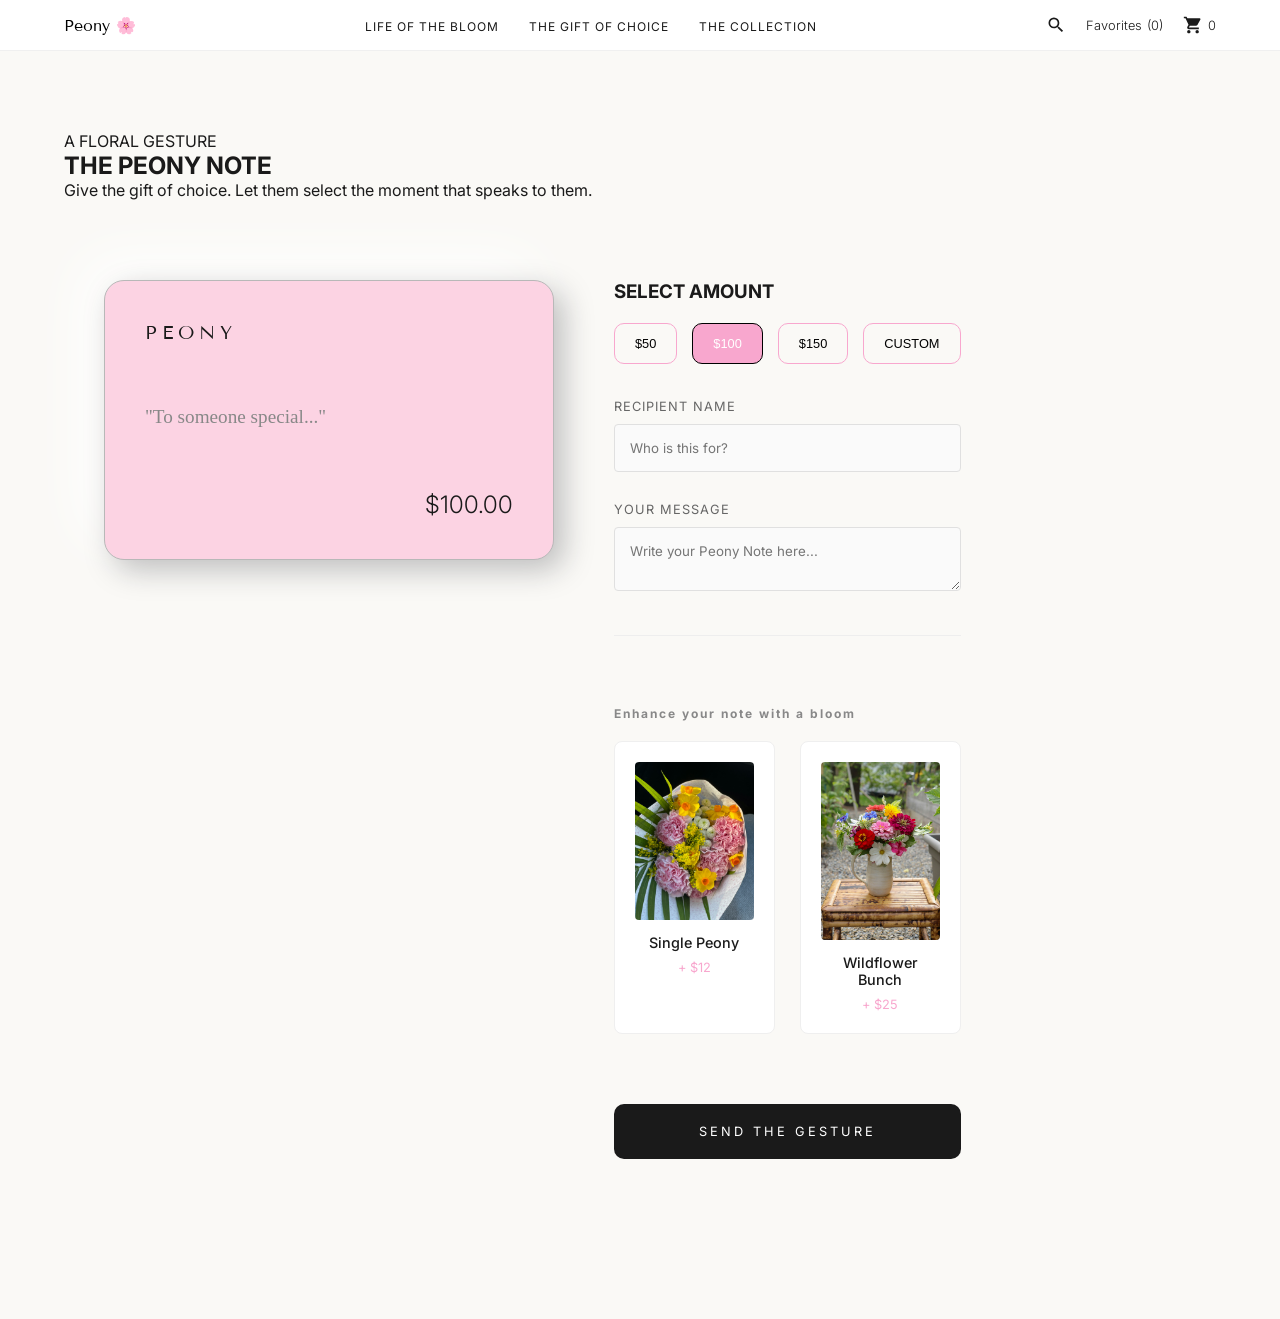
<file: giftofchocie.html>
<!DOCTYPE html>
<html lang="en">
<head>
    <meta charset="UTF-8">
    <meta name="viewport" content="width=device-width, initial-scale=1.0">
    <title>Peony | Floral Studio</title>
    <link rel="stylesheet" href="floralshop.css">
    <link href="https://fonts.googleapis.com/css2?family=Tenor+Sans&family=Inter:wght@300;400&display=swap" rel="stylesheet">
</head>
<body>
<header>
    <nav class="navbar">
    <div class="navbar__logo" ><a  href="Floralshop.html">Peony 🌸</a></div>
    
    <ul class="navbar__links">
        <li><a href="lifeofthebloom.html">Life of the bloom</a></li>
        <li><a href="Giftofchocie.html">The Gift of Choice</a></li>
        <li class="has-dropdown">
            <a href="FLower-catalog.html">The collection</a>
            <ul class="dropdown-content">
              <li><a href="#">A Gesture of love</a></li>
                <li><a href="#">A Moment of Calm</a></li>
                <li><a href="#">A Grand Celebration</a></li>
            </ul>
        </li>
    </ul>

    <div class="navbar__icons">
        <a href="#" class="nav-icon-link">
            <svg class="icon" viewBox="0 0 24 24"><path d="M15.5 14h-.79l-.28-.27A6.471 6.471 0 0 0 16 9.5 6.5 6.5 0 1 0 9.5 16c1.61 0 3.09-.59 4.23-1.57l.27.28v.79l5 4.99L20.49 19l-4.99-5zm-6 0C7.01 14 5 11.99 5 9.5S7.01 5 9.5 5 14 7.01 14 9.5 11.99 14 9.5 14z"/></svg>
        </a>
        <div class="icon-wrapper">
            <span class="icon-label">Favorites</span>
            <span id="fav-count">(0)</span>
        </div>
        <div class="icon-wrapper">
            <svg class="icon" viewBox="0 0 24 24"><path d="M7 18c-1.1 0-1.99.9-1.99 2S5.9 22 7 22s2-.9 2-2-.9-2-2-2zM1 2v2h2l3.6 7.59-1.35 2.45c-.16.28-.25.61-.25.96 0 1.1.9 2 2 2h12v-2H7.42c-.14 0-.25-.11-.25-.25l.03-.12.9-1.63h7.45c.75 0 1.41-.41 1.75-1.03l3.58-6.49c.08-.14.12-.31.12-.48 0-.55-.45-1-1-1H5.21l-.94-2H1zm16 16c-1.1 0-1.99.9-1.99 2s.89 2 1.99 2 2-.9 2-2-.9-2-2-2z"/></svg>
            <span id="cart-count">0</span>
        </div>
    </div>
</nav>

</header>

<main>

<section class="gift-card-page container">
    <div class="gift-header">
        <span class="subtitle">A FLORAL GESTURE</span>
        <h1 class="serif-title">THE PEONY NOTE</h1>
        <p>Give the gift of choice. Let them select the moment that speaks to them.</p>
    </div>

    <div class="gift-container">
        <div class="card-preview">
            <div class="digital-card">
                <div class="card-logo">PEONY</div>
                <div class="card-content">
                    <p class="handwriting-font">"To someone special..."</p>
                </div>
                <div class="card-value">$100.00</div>
            </div>
        </div>

        <div class="gift-form">
            <h3>SELECT AMOUNT</h3>
            <div class="amount-options">
    <button class="amount-btn">$50</button>
    <button class="amount-btn active">$100</button>
    <button class="amount-btn">$150</button>
    
    <button class="amount-btn" id="customTrigger">CUSTOM</button>
    
    <div id="customInputWrapper" style="display: none; margin-left: 10px;">
        <input type="number" id="customAmountInput" placeholder="$0.00" style="width: 80px; padding: 10px; border: 1px solid #d4a373;">
    </div>
</div>

            <div class="form-group">
                <label>RECIPIENT NAME</label>
                <input type="text" id="nameInput" placeholder="Who is this for?" oninput="updateCard()">

            </div>

            <div class="form-group">
                <label>YOUR MESSAGE</label>
                <textarea id="messageInput" placeholder="Write your Peony Note here..." oninput="updateCard()"></textarea>
            </div>
            <div class="flower-addons">
    <h3>Enhance your note with a bloom</h3>
    <div class="addon-grid">
    <div class="flower-card" onclick="toggleFlower(this, 12)">
        <img src="Flower shop/gift-flower.jpg" alt="Single Peony">
        <p>Single Peony</p>
        <span>+ $12</span>
    </div>

    <div class="flower-card" onclick="toggleFlower(this, 25)">
        <img src="Flower shop/gif-flower2.jpg" alt="Wildflower Bunch">
        <p>Wildflower Bunch</p>
        <span>+ $25</span>
    </div>
</div>
</div>

            <button class="purchase-btn">SEND THE GESTURE</button>
        </div>
    </div>
    </main>
</section>

  <script src="giftofchoice.js"></script>
</body>
</html>
</file>
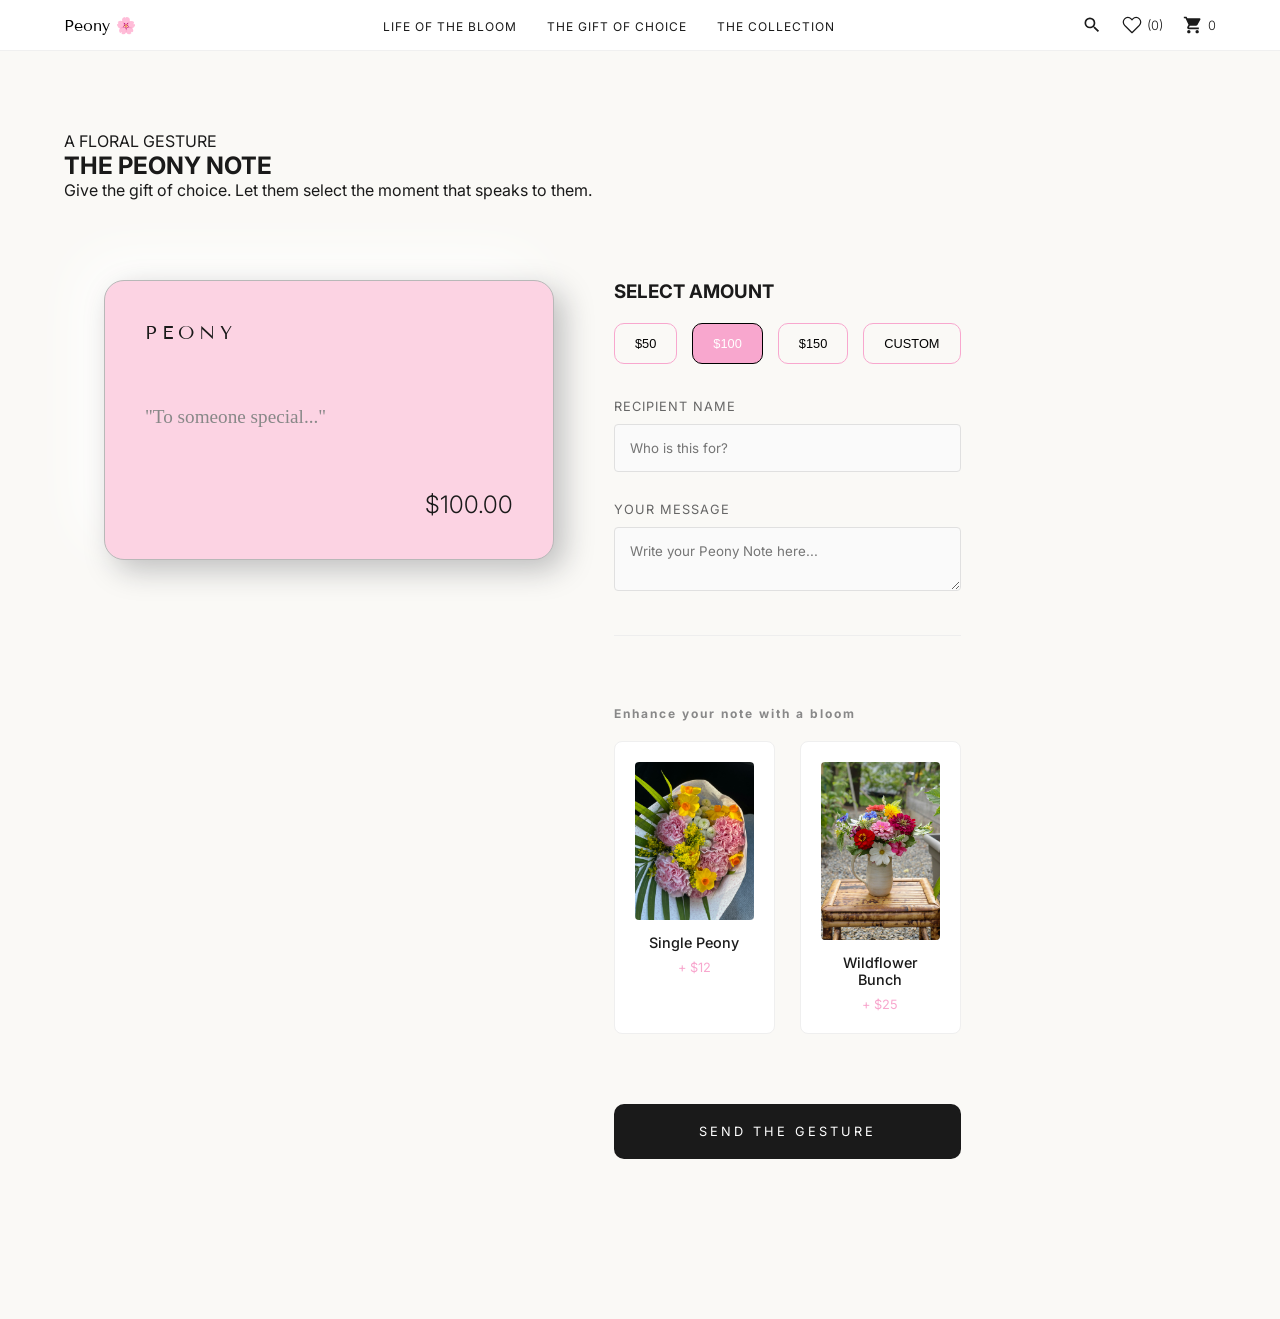
<file: giftofchoice.html>
<!DOCTYPE html>
<html lang="en">
<head>
    <meta charset="UTF-8">
    <meta name="viewport" content="width=device-width, initial-scale=1.0">
    <title>Peony | Floral Studio</title>
    <link rel="stylesheet" href="floralshop.css">
    <link href="https://fonts.googleapis.com/css2?family=Tenor+Sans&family=Inter:wght@300;400&display=swap" rel="stylesheet">
    <link rel="stylesheet" href="https://cdnjs.cloudflare.com/ajax/libs/font-awesome/6.7.2/css/all.min.css" />
</head>
<body>
<header>
    <nav class="navbar">
        <div class="navbar__logo"><a href="Floralshop.html">Peony 🌸</a></div>
        
        <div class="menu-toggle" id="mobile-menu">
            <i class="fa-solid fa-bars"></i>
        </div>
        
        <ul class="navbar__links" id="nav-menu">
            <li><a href="lifeofthebloom.html">Life of the bloom</a></li>
            <li><a href="giftofchoice.html">The Gift of Choice</a></li>
            <li class="has-dropdown">
                <a href="FLower-catalog.html">The collection</a>
                <ul class="dropdown-content">
                    <li><a href="FLower-catalog.html#Gesture">A Gesture of love</a></li>
                    <li><a href="FLower-catalog.html#Moment">A Moment of Calm</a></li>
                    <li><a href="FLower-catalog.html#Celebration">A Grand Celebration</a></li>
                </ul>
            </li>
        </ul>

        <div class="navbar__icons">
            <a href="#" class="nav-icon-link">
                <svg class="icon" viewBox="0 0 24 24"><path d="M15.5 14h-.79l-.28-.27A6.471 6.471 0 0 0 16 9.5 6.5 6.5 0 1 0 9.5 16c1.61 0 3.09-.59 4.23-1.57l.27.28v.79l5 4.99L20.49 19l-4.99-5zm-6 0C7.01 14 5 11.99 5 9.5S7.01 5 9.5 5 14 7.01 14 9.5 11.99 14 9.5 14z"/></svg>
            </a>
            <div class="icon-wrapper">
                <svg class="icon" viewBox="0 0 24 24" style="fill: none; stroke: #1a1a1a; stroke-width: 1.5; stroke-linecap: round; stroke-linejoin: round;"><path d="M20.84 4.61a5.5 5.5 0 0 0-7.78 0L12 5.67l-1.06-1.06a5.5 5.5 0 0 0-7.78 7.78l1.06 1.06L12 21.23l7.78-7.78 1.06-1.06a5.5 5.5 0 0 0 0-7.78z"/></svg>
                <span id="fav-count">(0)</span>
            </div>
            <div class="icon-wrapper">
                <svg class="icon" viewBox="0 0 24 24"><path d="M7 18c-1.1 0-1.99.9-1.99 2S5.9 22 7 22s2-.9 2-2-.9-2-2-2zM1 2v2h2l3.6 7.59-1.35 2.45c-.16.28-.25.61-.25.96 0 1.1.9 2 2 2h12v-2H7.42c-.14 0-.25-.11-.25-.25l.03-.12.9-1.63h7.45c.75 0 1.41-.41 1.75-1.03l3.58-6.49c.08-.14.12-.31.12-.48 0-.55-.45-1-1-1H5.21l-.94-2H1zm16 16c-1.1 0-1.99.9-1.99 2s.89 2 1.99 2 2-.9 2-2-.9-2-2-2z"/></svg>
                <span id="cart-count">0</span>
            </div>
        </div>
    </nav>
</header>

<main>
    <section class="gift-card-page container">
        <div class="gift-header">
            <span class="subtitle">A FLORAL GESTURE</span>
            <h1 class="serif-title">THE PEONY NOTE</h1>
            <p>Give the gift of choice. Let them select the moment that speaks to them.</p>
        </div>

        <div class="gift-container">
            <div class="card-preview">
                <div class="digital-card">
                    <div class="card-logo">PEONY</div>
                    <div class="card-content">
                        <p class="handwriting-font">"To someone special..."</p>
                    </div>
                    <div class="card-value">$100.00</div>
                </div>
            </div>

            <div class="gift-form">
                <h3>SELECT AMOUNT</h3>
                <div class="amount-options">
                    <button class="amount-btn">$50</button>
                    <button class="amount-btn active">$100</button>
                    <button class="amount-btn">$150</button>
                    
                    <button class="amount-btn" id="customTrigger">CUSTOM</button>
                    
                    <div id="customInputWrapper" style="display: none; margin-left: 10px;">
                        <input type="number" id="customAmountInput" placeholder="$0.00" style="width: 80px; padding: 10px; border: 1px solid #d4a373;">
                    </div>
                </div>

                <div class="form-group">
                    <label>RECIPIENT NAME</label>
                    <input type="text" id="nameInput" placeholder="Who is this for?" oninput="updateCard()">
                </div>

                <div class="form-group">
                    <label>YOUR MESSAGE</label>
                    <textarea id="messageInput" placeholder="Write your Peony Note here..." oninput="updateCard()"></textarea>
                </div>

                <div class="flower-addons">
                    <h3>Enhance your note with a bloom</h3>
                    <div class="addon-grid">
                        <div class="flower-card" onclick="toggleFlower(this, 12)">
                            <img src="Flower shop/gift-flower.jpg" alt="Single Peony">
                            <p>Single Peony</p>
                            <span>+ $12</span>
                        </div>

                        <div class="flower-card" onclick="toggleFlower(this, 25)">
                            <img src="Flower shop/gif-flower2.jpg" alt="Wildflower Bunch">
                            <p>Wildflower Bunch</p>
                            <span>+ $25</span>
                        </div>
                    </div>
                </div>

                <button class="purchase-btn">SEND THE GESTURE</button>
            </div>
        </div>
    </section>
</main>

<script src="floralshop.js"></script>
<script src="giftofchoice.js"></script>
</body>
</html>
</file>
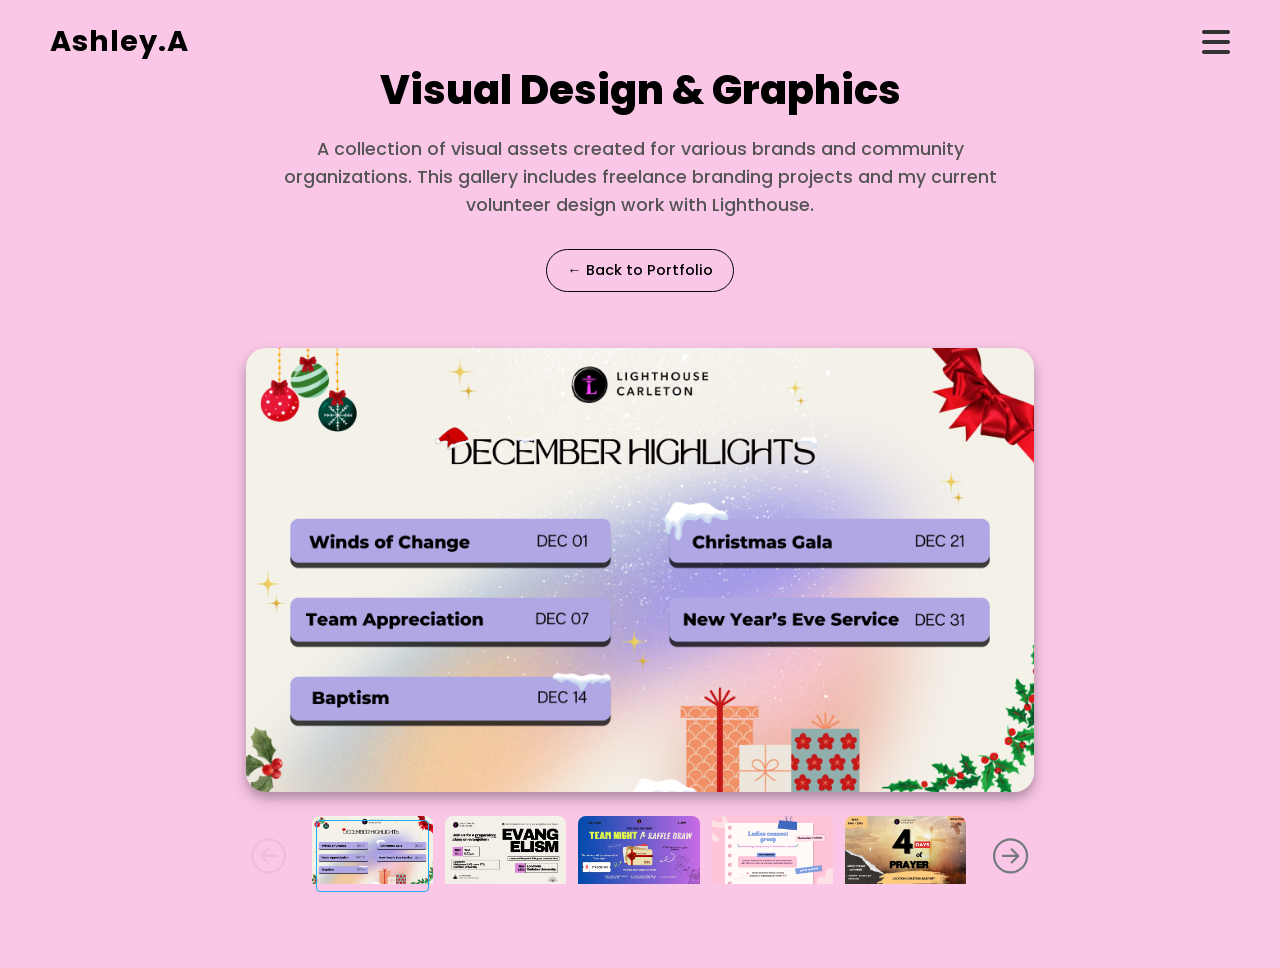
<file: graphics.html>
<html lang="en">
<head>
  <meta charset="UTF-8">
  <meta name="viewport" content="width=device-width, initial-scale=1.0">
  <title>Graphics</title>
  <link rel="stylesheet" href="graphics.css">
  <link rel="stylesheet" href="style.css">
   <link href='https://cdn.jsdelivr.net/npm/boxicons@2.0.5/css/boxicons.min.css' rel='stylesheet'>
   <link rel="stylesheet" href="https://cdnjs.cloudflare.com/ajax/libs/font-awesome/6.7.2/css/all.min.css" />

    <!-- === google fonts === -->
    <link href="https://fonts.googleapis.com/css2?family=Poppins:wght@400;700&display=swap" rel="stylesheet">
  <!-- === favicon === -->
    <link rel="apple-touch-icon" sizes="180x180" href="favicon_io/apple-touch-icon.png">
    <link rel="icon" type="image/png" sizes="32x32" href="favicon_io/favicon-32x32.png">
    <link rel="icon" type="image/png" sizes="16x16" href="favicon_io/favicon-16x16.png">
    <link rel="manifest" href="favicon_io/site.webmanifest">


</head>
<body>
    <header class="navbar">
  <div class="logo-container">
    <a href="index.html" aria-label="Ashley.A home"><h1 class="logo-name">Ashley.A</h1></a>
  </div>

  <div class="menu-toggle" id="mobile-menu">
    <i class="fa-solid fa-bars"></i>
  </div>

  <nav class="nav-overlay" id="nav-menu">
    <ul class="nav-links">
      <li><a href="index.html">Home</a></li>
      <li><a href="about.html">About Me</a></li>
      <li><a href="index.html#projects">Projects</a></li>
      <li><a href="resume.html">Resume</a></li>
      <li><a href="mailto:anochiriashley@gmail.com" class="menu-email">Contact Me</a></li>
    </ul>
  </nav>
</header>
  <main class="align">
  <section class="graphics-header">
  <h1>Visual Design & Graphics</h1>
  <p>A collection of visual assets created for various brands and community organizations. This gallery includes freelance branding projects and my current volunteer design work with Lighthouse.</p>
   <a href="index.html" class="back-btn">
    <span class="icon">←</span> Back to Portfolio
  </a>
 
</section>

  <div class="image-thumbnail-carousel">
    <section class="image-display">
        <div class="screen"></div>
    </section>
    <section class="thumbnail-carousel">
        <button type="button" class="carousel__btn prev" aria-label="Previous slide">
            <svg width="16" height="16" fill="currentColor" class="arrow-icon arrow-left-circle" viewBox="0 0 16 16">
                <path fill-rule="evenodd" d="M1 8a7 7 0 1 0 14 0A7 7 0 0 0 1 8m15 0A8 8 0 1 1 0 8a8 8 0 0 1 16 0m-4.5-.5a.5.5 0 0 1 0 1H5.707l2.147 2.146a.5.5 0 0 1-.708.708l-3-3a.5.5 0 0 1 0-.708l3-3a.5.5 0 1 1 .708.708L5.707 7.5z" />
            </svg>
        </button>
        <ul class="carousel__slider">
            <li class="carousel__slide">
                <div class="thumbnail">
                    <img loading="lazy" src="lighthouse/December to REMEMBER.png" alt="">
                </div>
            </li>
            <li class="carousel__slide">
                <div class="thumbnail">
                    <img loading="lazy" src="lighthouse/evangelism.png" alt="">
                </div>
            </li>
            <li class="carousel__slide">
                <div class="thumbnail">
                    <img loading="lazy" src="lighthouse/Welcome to church.png" alt="">
                </div>
            </li>
            
            <li class="carousel__slide">
                <div class="thumbnail">
                    <img  loading="lazy" src="lighthouse/Ladies connect group.png" alt="">
                </div>
            </li>
            
            <li class="carousel__slide">
                <div class="thumbnail">
                    <img loading="lazy" src="lighthouse/5 (2).jpg" alt="">
                </div>
            </li>
            <li class="carousel__slide">
                <div class="thumbnail">
                    <img loading="lazy" src="lighthouse/movie night.png" alt="">
                </div>
            </li>
            <li class="carousel__slide">
                <div class="thumbnail">
                    <img  class="portrait-image" loading="lazy" src="lighthouse/do life alone.png" alt="">
                </div>
            </li>
          <li class="carousel__slide">
                <div class="thumbnail">
                    <img  class="portrait-image" loading="lazy" src="lighthouse/summer (Instagram Post (45)).png" alt="">
                </div>
            </li>
            <li class="carousel__slide">
                <div class="thumbnail">
                    <img  class="portrait-image" loading="lazy" src="lighthouse/love-month.png" alt="">
                </div>
            </li>
            
            
            <li class="carousel__slide">
                <div class="thumbnail">
                    <img  class="portrait-image" loading="lazy" src="lighthouse/Singles.png" alt="">
                </div>
            </li>
            <li class="carousel__slide">
                <div class="thumbnail">
                    <img  class="portrait-image" loading="lazy" src="lighthouse/promo (2).png" alt="">
                </div>
            </li>
            <li class="carousel__slide">
                <div class="thumbnail">
                    <img  class="portrait-image" loading="lazy" src="lighthouse/6th anniversary.png" alt="">
                </div>
            </li>
            <li class="carousel__slide">
                <div class="thumbnail">
                    <img  class="portrait-image" loading="lazy" src="lighthouse/WORSHIP WITH US.png" alt="">
                </div>
            </li>
            <li class="carousel__slide">
                <div class="thumbnail">
                    <img  class="portrait-image" loading="lazy" src="lighthouse/Braids By Tems (3).png" alt="">
                </div>
            </li>
            
        </ul>
        <button type="button" class="carousel__btn next" aria-label="Next slide">
            <svg width="16" height="16" fill="currentColor" class="arrow-icon arrow-right-circle" viewBox="0 0 16 16">
                <path fill-rule="evenodd" d="M1 8a7 7 0 1 0 14 0A7 7 0 0 0 1 8m15 0A8 8 0 1 1 0 8a8 8 0 0 1 16 0M4.5 7.5a.5.5 0 0 0 0 1h5.793l-2.147 2.146a.5.5 0 0 0 .708.708l3-3a.5.5 0 0 0 0-.708l-3-3a.5.5 0 1 0-.708.708L10.293 7.5z" />
            </svg>
        </button>
    </section>
</div>
  </main>

<script src="graphics.js"> </script>
</body>
</html>
</file>
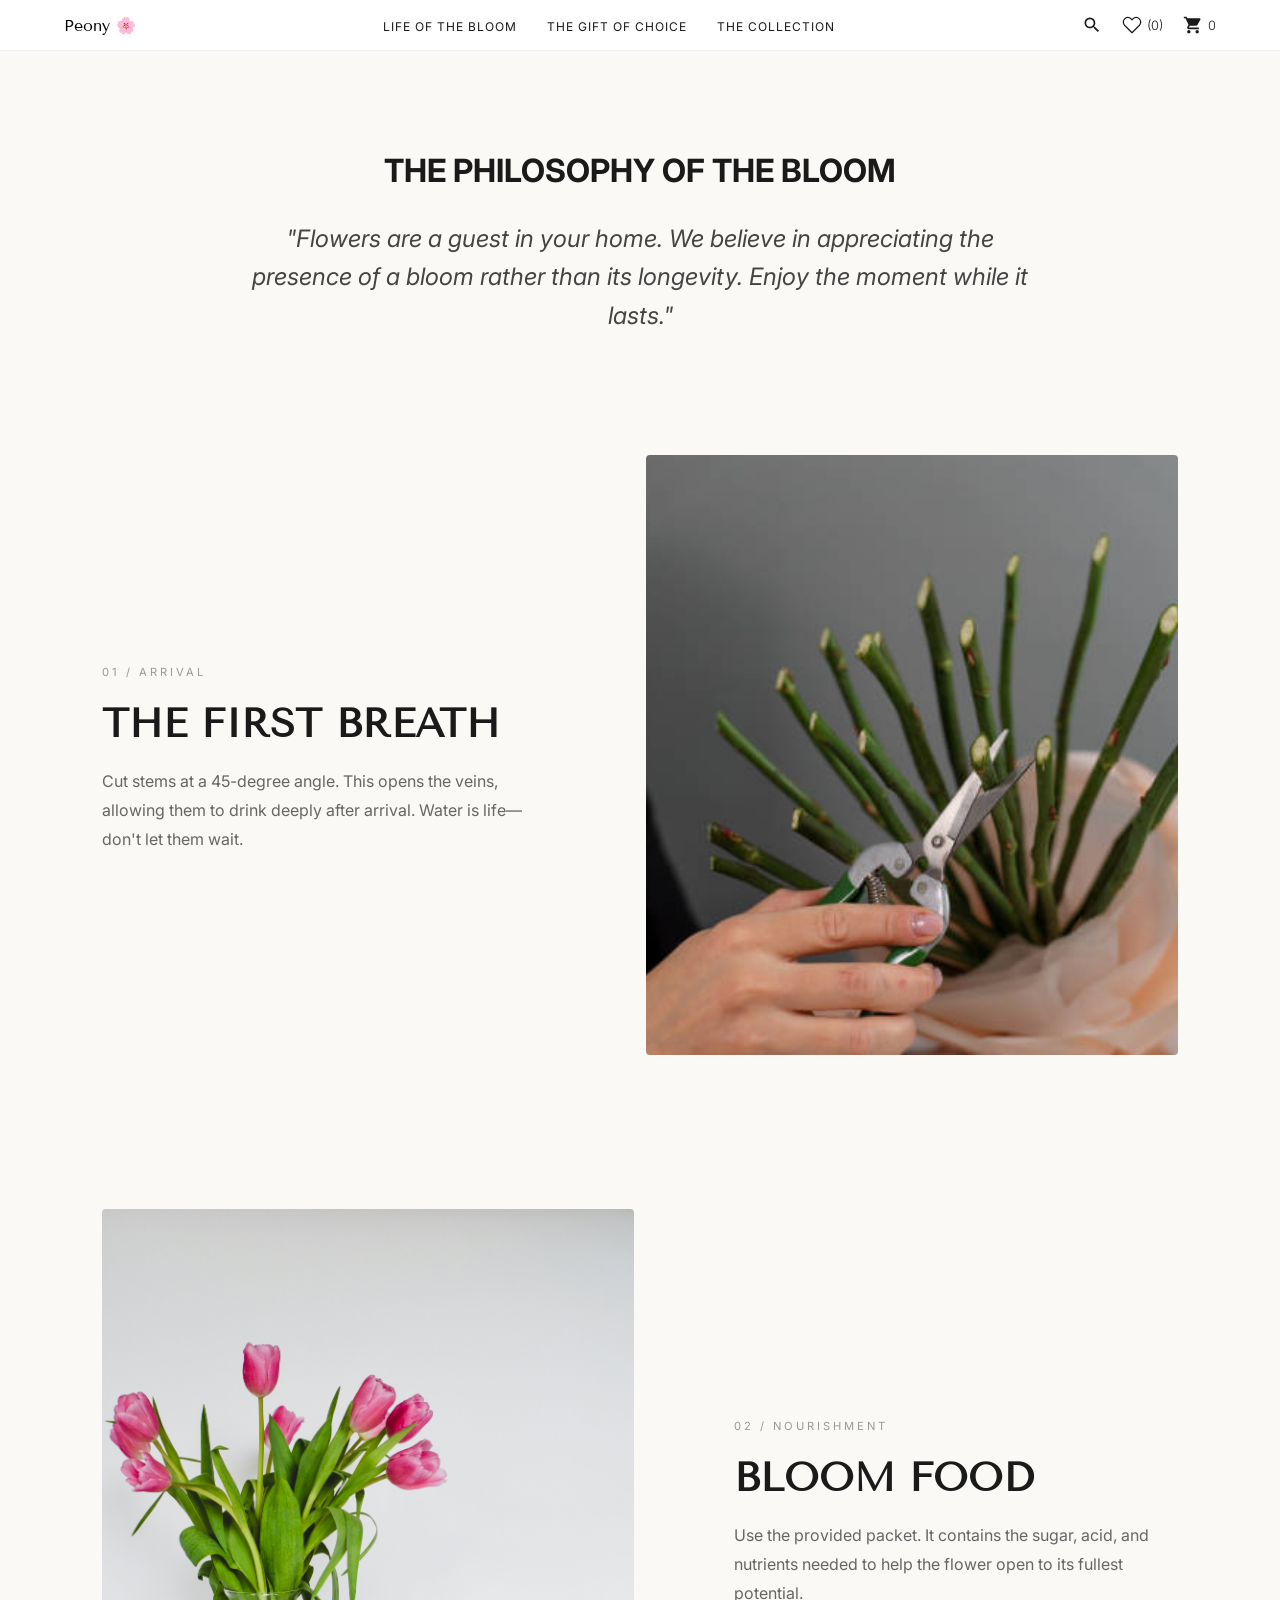
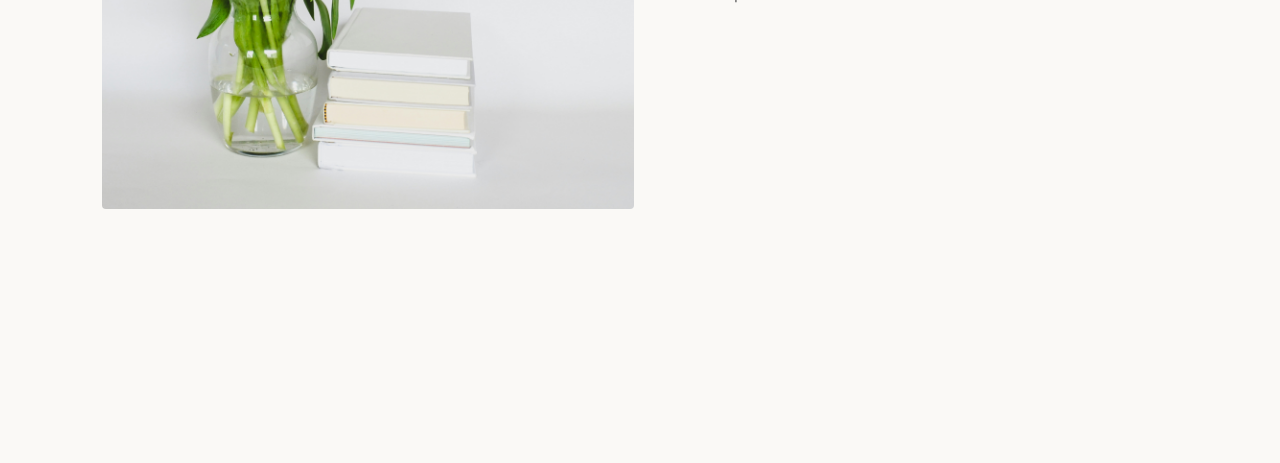
<file: lifeofthebloom.html>
<!DOCTYPE html>
<html lang="en">
<head>
    <meta charset="UTF-8">
    <meta name="viewport" content="width=device-width, initial-scale=1.0">
    <title>Peony | Floral Studio</title>
    <link rel="stylesheet" href="floralshop.css">
    <link href="https://fonts.googleapis.com/css2?family=Tenor+Sans&family=Inter:wght@300;400&display=swap" rel="stylesheet">
    <link rel="stylesheet" href="https://cdnjs.cloudflare.com/ajax/libs/font-awesome/6.7.2/css/all.min.css" />
</head>
<body>

    <nav class="navbar">
        <div class="navbar__logo"><a href="Floralshop.html">Peony 🌸</a></div>
        
        <div class="menu-toggle" id="mobile-menu">
            <i class="fa-solid fa-bars"></i>
        </div>
        
        <ul class="navbar__links" id="nav-menu">
            <li><a href="lifeofthebloom.html">Life of the bloom</a></li>
            <li><a href="giftofchoice.html">The Gift of Choice</a></li>
            <li class="has-dropdown">
                <a href="FLower-catalog.html">The collection</a>
                <ul class="dropdown-content">
                    <li><a href="FLower-catalog.html#Gesture">A Gesture of love</a></li>
                    <li><a href="FLower-catalog.html#Moment">A Moment of Calm</a></li>
                    <li><a href="FLower-catalog.html#Celebration">A Grand Celebration</a></li>
                </ul>
            </li>
        </ul>

        <div class="navbar__icons">
            <a href="#" class="nav-icon-link">
                <svg class="icon" viewBox="0 0 24 24"><path d="M15.5 14h-.79l-.28-.27A6.471 6.471 0 0 0 16 9.5 6.5 6.5 0 1 0 9.5 16c1.61 0 3.09-.59 4.23-1.57l.27.28v.79l5 4.99L20.49 19l-4.99-5zm-6 0C7.01 14 5 11.99 5 9.5S7.01 5 9.5 5 14 7.01 14 9.5 11.99 14 9.5 14z"/></svg>
            </a>
            <div class="icon-wrapper">
                <svg class="icon" viewBox="0 0 24 24" style="fill: none; stroke: #1a1a1a; stroke-width: 1.5; stroke-linecap: round; stroke-linejoin: round;"><path d="M20.84 4.61a5.5 5.5 0 0 0-7.78 0L12 5.67l-1.06-1.06a5.5 5.5 0 0 0-7.78 7.78l1.06 1.06L12 21.23l7.78-7.78 1.06-1.06a5.5 5.5 0 0 0 0-7.78z"/></svg>
                <span id="fav-count">(0)</span>
            </div>
            <div class="icon-wrapper">
                <svg class="icon" viewBox="0 0 24 24"><path d="M7 18c-1.1 0-1.99.9-1.99 2S5.9 22 7 22s2-.9 2-2-.9-2-2-2zM1 2v2h2l3.6 7.59-1.35 2.45c-.16.28-.25.61-.25.96 0 1.1.9 2 2 2h12v-2H7.42c-.14 0-.25-.11-.25-.25l.03-.12.9-1.63h7.45c.75 0 1.41-.41 1.75-1.03l3.58-6.49c.08-.14.12-.31.12-.48 0-.55-.45-1-1-1H5.21l-.94-2H1zm16 16c-1.1 0-1.99.9-1.99 2s.89 2 1.99 2 2-.9 2-2-.9-2-2-2z"/></svg>
                <span id="cart-count">0</span>
            </div>
        </div>
    </nav>

    <main class="bloom-page-content">
        <header class="bloom-hero">
            <h1 class="serif-title">THE PHILOSOPHY OF THE BLOOM</h1>
            <p class="philosophy-quote">
                "Flowers are a guest in your home. We believe in appreciating the presence of a bloom rather than its longevity. Enjoy the moment while it lasts."
            </p>
        </header>

        <section class="care-steps-container">
            <div class="bloom-row">
                <div class="bloom-text">
                    <span>01 / ARRIVAL</span>
                    <h2>THE FIRST BREATH</h2>
                    <p>Cut stems at a 45-degree angle. This opens the veins, allowing them to drink deeply after arrival. Water is life—don't let them wait.</p>
                </div>
                <div class="bloom-image">
                    <img src="Flower shop/how-to-cut-stems.jpg" alt="Fresh stems">
                </div>
            </div>

            <div class="bloom-row reverse">
                <div class="bloom-text">
                    <span>02 / NOURISHMENT</span>
                    <h2>BLOOM FOOD</h2>
                    <p>Use the provided packet. It contains the sugar, acid, and nutrients needed to help the flower open to its fullest potential.</p>
                </div>
                <div class="bloom-image">
                    <img src="Flower shop/caretip2.jpg" alt="Floral care">
                </div>
            </div>
        </section>
    </main>

    <script src="floralshop.js"></script>
</body>
</html>
</file>
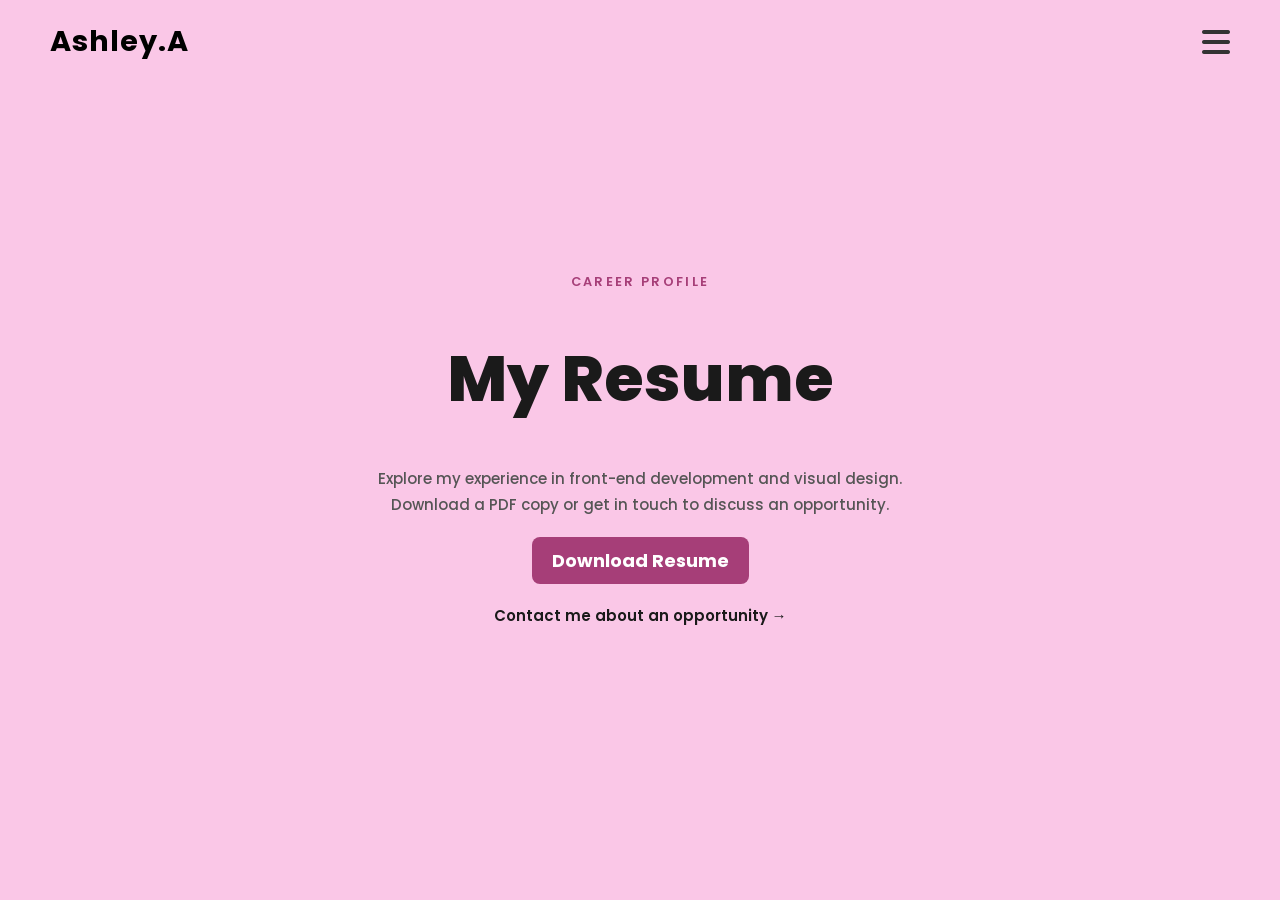
<file: resume.html>
<html lang="en">
<head>
  <meta charset="UTF-8">
  <meta name="viewport" content="width=device-width, initial-scale=1.0">
  <title>Resume</title>
  <link rel="stylesheet" href="resume.css">
  <link rel="stylesheet" href="style.css">
  <link rel="stylesheet" href="https://cdnjs.cloudflare.com/ajax/libs/font-awesome/6.7.2/css/all.min.css" />
  <!-- === google fonts === -->
    <link href="https://fonts.googleapis.com/css2?family=Poppins:wght@400;700&display=swap" rel="stylesheet">
  <!-- === favicon === -->
    <link rel="apple-touch-icon" sizes="180x180" href="favicon_io/apple-touch-icon.png">
    <link rel="icon" type="image/png" sizes="32x32" href="favicon_io/favicon-32x32.png">
    <link rel="icon" type="image/png" sizes="16x16" href="favicon_io/favicon-16x16.png">
    <link rel="manifest" href="favicon_io/site.webmanifest">
</head>
<body>
  <!-- Nar bar starts here -->
    <header class="navbar">
  <div class="logo-container">
    <a href="index.html" aria-label="Ashley.A home"><h1 class="logo-name">Ashley.A</h1></a>
  </div>

  <div class="menu-toggle" id="mobile-menu">
    <i class="fa-solid fa-bars"></i>
  </div>

  <nav class="nav-overlay" id="nav-menu">
    <ul class="nav-links">
      <li><a href="index.html">Home</a></li>
      <li><a href="about.html">About Me</a></li>
      <li><a href="index.html#projects">Projects</a></li>
      <li><a href="resume.html">Resume</a></li>
      <li><a href="mailto:anochiriashley@gmail.com" class="menu-email">Contact Me</a></li>
    </ul>
  </nav>
</header> <!-- nav bar ends here-->


   
   <main class="resume-page">
     <div class="resume">
      <p class="resume-eyebrow">CAREER PROFILE</p>
      <h1>My Resume</h1>
      <p class="resume-intro">Explore my experience in front-end development and visual design. Download a PDF copy or get in touch to discuss an opportunity.</p>
      <a href="/images/Ashley Anochiri - web-developer.pdf" download="Ashley-Anochiri-Frontend Resume.pdf" class="download-button">Download Resume</a>
      <a href="mailto:anochiriashley@gmail.com" class="resume-contact">Contact me about an opportunity <span aria-hidden="true">→</span></a>
     </div>

   
     

   </main>
 
    <script src="script.js"></script>
</body>
</html>
</file>
<file: floralshop.css>
:root { 
    --pink: #fc9fc7; 
    --bg: #FAF9F6; 
    --serif: 'Tenor Sans', serif; 
}

* { margin: 0; padding: 0; box-sizing: border-box; }
body { background: var(--bg); 
    font-family: 'Inter', sans-serif; 
    color: #1a1a1a; }

/* The Dropdown Fix: Hidden by default, shows on hover */
.has-dropdown { 
    position: relative; }
.dropdown-content { 
    display: none; 
    position: absolute; 
    top: 100%; left: 0; 
    background: #fff; 
    min-width: 160px; 
    padding: 15px; 
    box-shadow: 0 8px 15px rgba(0,0,0,0.05); 
    z-index: 10;
}
.has-dropdown:hover .dropdown-content { 
    display: block; }
.dropdown-content li { 
    list-style: none; 
    margin-bottom: 10px; }
.dropdown-content a { 
    text-transform: none; 
    font-size: 0.85rem; }

.icon { 
    width: 20px; 
    height: 20px; 
    fill: #1a1a1a; 
    cursor: pointer; }

/* NAVBAR POSITIONING */
.navbar {
    display: flex;
    justify-content: space-between;
    align-items: center;
    padding: 15px 5%;
    background: #fff;
    border-bottom: 1px solid #f0f0f0;
    position: sticky;
    top: 0;
    z-index: 1000;
}

.navbar__logo {
    flex-shrink: 0;
}

.navbar__logo a {
    text-decoration: none;
    color: #000;
    font-family: var(--serif);
}

.navbar__links {
    display: flex;
    list-style: none;
    gap: 30px;
}

.navbar__links a {
    text-decoration: none;
    color: #1a1a1a;
    font-size: 0.75rem;
    text-transform: uppercase;
    letter-spacing: 1px;
    transition: color 0.3s ease;
}

.navbar__links a:hover {
    color: var(--pink);
}

.navbar__icons {
    display: flex;
    align-items: center;
    gap: 25px;
}

.icon-wrapper {
    display: flex;
    align-items: center;
    gap: 8px;
    font-size: 0.8rem;
    font-weight: 300;
}

.nav-icon-link {
    display: flex;
    align-items: center;
    cursor: pointer;
}

/* Hamburger Menu Toggle */
.menu-toggle {
    display: none;
    flex-direction: column;
    cursor: pointer;
    gap: 5px;
    font-size: 1.8rem;
    color: #1a1a1a;
    z-index: 1001;
}

/* Mobile Menu Styles */
.navbar__links.active {
    display: flex !important;
}

/* Mobile Responsive Navbar */

@media (max-width: 480px) {
    .navbar {
        padding: 12px 3%;
    }

    .navbar__logo {
        font-size: 1.2rem;
    }

    .navbar__icons {
        gap: 10px;
    }

    .menu-toggle {
        font-size: 1.5rem;
    }
}

/* HERO POSITIONING FIX */
.hero {
    display: flex;
    width: 100%;
    height: 80vh; /* Adjust height as needed */
    overflow: hidden;
}

.hero__pink-box {
    flex: 1; /* Takes exactly half the screen */
    background-color: var(--pink); 
    display: flex;
    flex-direction: column;
    justify-content: center;
    padding: 0 10%;
}

.hero__content h1 {
    
    font-size: clamp(2rem, 5vw, 3rem);
    line-height: 1.1;
    margin-bottom: 20px;
}
.hero-description {
    margin-top: 30px;
    max-width: 500px; 
    line-height: 1.6; /* This adds a bit of "breathing room" between lines */
    margin-bottom: 30px; /* Adds space before the button */
}

.hero__image-container {
    flex: 1; /* Takes the other half */
}

.hero__image-container img {
    width: 100%;
    height: 100%;
    object-fit: cover;
}

/* Hero BUTTON DESIGN */
.cta-button {
    display: inline-block;
    padding: 15px 40px;
    border: none;
    color: white;
    text-decoration: none;
    font-size: 0.75rem;
    letter-spacing: 3px; 
    margin-top: 20px;
    transition: all 0.4s ease;
    background-color: black;
    border-radius: 20px;

}

.cta-button:hover {
    background-color: rgb(224, 114, 151);
    color: #fff;
    transform: translateY(-2px); /* Subtle lift on hover */
}
.btn-primary {
    background: #1a1a1a;
    color: #fff;
    border: none;
    padding: 15px 40px;
    width: fit-content;
    cursor: pointer;
    font-family: 'Tenor Sans', serif;
    letter-spacing: 2px;
    margin-top: 20px;
    border-radius: 20px;
}
/* --- FIXING THE HERO POSITIONING --- */
.hero {
    display: flex;
    min-height: 100vh;
    width: 100%;
}

.hero__pink-box, .hero__image-container {
    flex: 1 1 50%; /* 50% width on desktop */
    display: flex;
    align-items: center;
}
.hero__content p{
    word-wrap: break-word;
}

.hero__image-container img {
    width: 100%;
    height: 100%;
    object-fit: cover;
    display: block;
}

/* --- FIXING NAV ICON ALIGNMENT --- */
.navbar__icons {
    display: flex;
    align-items: center;
    gap: 20px;
    justify-content: flex-end;
}

.icon-wrapper {
    display: flex;
    align-items: center;
    gap: 5px;
}

/* --- THE RESPONSIVE LOCK --- */
/* Mobile Responsive Navbar */
@media (max-width: 850px) {
    .navbar {
        display: flex;
        flex-direction: row; /* Force it to stay side-by-side */
        justify-content: flex-start; 
        align-items: center;
        padding: 12px 5%;
    }

    .navbar__logo {
        order: 1;
        margin-right: auto; /* This pushes EVERYTHING else to the right side */
    }

    .menu-toggle {
        display: flex;
        order: 3;
        
    }

    .navbar__icons {
        order: 2;
        display: flex;
        gap: 15px;
        margin-right: 15px; /* Adds a little gap between icons and burger */
    }

    /* Keep the actual menu links hidden until toggled */
    .navbar__links {
        position: fixed;
        top: 60px;
        left: 0;
        width: 100%;
        background: #fff;
        flex-direction: column;
        display: none; 
        padding: 20px 5%;
        z-index: 999;
    }

    /* Show links when active class is added via JS */
    .navbar__links.active {
        display: flex;
    }

    /* Hero section stacking */
    .hero {
        flex-wrap: wrap;
    }
    .hero__pink-box, .hero__image-container {
        flex: 1 1 100%;
    }
    .hero__pink-box {
        padding: 40px 5%;
        order: 1;
    }
    .hero__image-container {
        height: 300px;
        order: 2;
    }
}

/* --- DROPDOWN FIX --- */
.has-dropdown { position: relative; }
.dropdown-content {
    display: none;
    position: absolute;
    background: #fff;
    top: 100%;
    left: 0;
    z-index: 1000;
    box-shadow: 0 4px 10px rgba(0,0,0,0.1);
}
.has-dropdown:hover .dropdown-content {
    display: block;
}

/* --- STAGGERED GRID (Desktop) --- */
.container { padding: 80px 5%; 
}
.section-top { 
    display: flex; 
    justify-content: space-between; 
    border-bottom: 1px solid #000; 
    padding-bottom: 10px; 
    margin-bottom: 60px; }

.staggered-grid { 
    display: flex; 
    gap: 40px; 
    align-items: flex-start; 
}
.staggered-grid img{
    width: 300px;
    height: 500px;
    object-fit: cover;
}
.product-card { 
    position: relative; 
    transition: 0.3s; }
.product-card.small { 
    width: 55%;
    height: 15%;
 }
.product-card.large img { 
    
    height: 300%;

}



/*.middle-up { transform: translateY(-60px); } */
.middle-down { transform: translateY(80px); }

.product-card img { 
    width: 100%;
    border-radius: 20px; 
    display: block; }

.like-btn { 
    position: absolute; 
    top: 20px; 
    right: 20px; 
    background: rgba(255,255,255,0.7); 
    border: none; 
    width: 35px; 
    height: 35px; 
    border-radius: 
    50%; cursor: 
    pointer; z-index: 5;
}

/* --- CATEGORIES (Hover Fix) --- */
.category-item { 
    display: flex; 
    align-items: center; 
    padding: 30px 0; 
    border-bottom: 1px solid #ddd; 
    text-decoration: none; 
    color: inherit;
    position: relative; 
}
.cat-name { font-family: var(--serif); 
    font-size: 2.5rem; 
    text-transform: uppercase; 
    transition: 0.4s; }

/* Hide image and arrow by default */
.cat-preview-container { 
    position: absolute; 
    right: 10%; 
    display: flex; 
    align-items: center; 
    opacity: 0; 
    transform: translateX(20px); 
    transition: 0.4s ease; 
    pointer-events: none; 
}
.cat-preview { 
    width: 140px; 
    height: 90px; 
    object-fit: cover; 
    border-radius: 8px; }

/* Show on Hover */
.category-item:hover .cat-preview-container { 
    opacity: 1; 
    transform: translateX(0); }
.category-item:hover .cat-name { 
    padding-left: 20px; 
    color: var(--pink); }

/* --- BOUQUET SLIDER (4 View) --- */
.slider-item img{
    width: 400px;
    height: 400px;
    object-fit: cover;
}
.bouquet-slider { 
    display: flex; 
    gap: 20px; 
    overflow-x: auto; 
    scroll-behavior: smooth; }
.bouquet-slider::-webkit-scrollbar { 
    display: none; }
.slider-item { min-width: calc(25% - 15px); flex-shrink: 0; }

/* --- RESPONSIVE FIXES (Only for Phones) --- */
@media (max-width: 800px) {
    .staggered-grid { 
        flex-direction: column; 
        align-items: center; 
        gap: 40px; }
    .product-card.small, .product-card.large { 
        width: 100%; }
    .middle-up, .middle-down { 
        transform: translateY(0); } /* Flatten for mobile */
    .cat-name { font-size: 1.5rem; }
    .slider-item { min-width: 80%; }
    .navbar__links { display: none; } /* Hide complex menu on tiny screens */
}

.why-us {
    position: relative;
    width: 90%; 
    max-width: 1200px;
    height: 500px;
    margin: 80px auto;
    border-radius: 40px; 
    overflow: hidden;
}

.why-us__video {
    position: absolute;
    top: 0;
    left: 0;
    width: 100%;
    height: 100%;
    object-fit: cover;
    z-index: 1;
}

.why-us__overlay {
    position: absolute;
    top: 0;
    left: 0;
    width: 100%;
    height: 100%;
    background: rgba(0, 0, 0, 0.2); 
    z-index: 2;
    display: flex;
    align-items: center;
    padding: 0 5%;
}

.why-us__content {
    display: flex;
    align-items: flex-start;
    gap: 30px;
    color: #fff;
    max-width: 600px;
}

.play-trigger {
    background: rgba(255, 255, 255, 0.3);
    border: 1px solid #fff;
    border-radius: 50%;
    width: 60px;
    height: 60px;
    display: flex;
    align-items: center;
    justify-content: center;
    cursor: pointer;
    flex-shrink: 0;
}

.play-trigger svg {
    width: 24px;
    fill: #fff;
}

.why-us__text h2 {
    font-family: 'Tenor Sans', serif;
    font-size: 2.5rem;
    margin-bottom: 15px;
}

.why-us__text p {
    font-size: 0.95rem;
    line-height: 1.6;
    font-weight: 300;
}

/* --- RESPONSIVE ADJUSTMENTS --- */
@media (max-width: 768px) {
    .why-us {
        height: auto;
        min-height: 400px;
        width: 95%;
    }

    .why-us__content {
        flex-direction: column;
        text-align: left;
        padding: 40px 20px;
    }

    .why-us__text h2 {
        font-size: 1.8rem;
    }
}
/* slide button*/
.slide-btn {
    width: 30px;
    height: 30px;
    cursor: pointer;
    background: none;
    border-width: 1px;
    border-style: solid;
    border-color: rgb(0, 0, 0);
    border-image: initial;
    border-radius: 50%;
}

/* add to cart button */
.qty-control {
    display: flex;
    align-items: center;
    width: fit-content;
    margin-top: 10px;
    gap: 10px;
    border-width: 1px;
    border-style: solid;
    border-color: rgb(204, 204, 204);
    border-image: initial;
    border-radius: 20px;
    padding: 5px 12px;
}
/* see all button */
.see-all-pill {
    color: black;
    font-size: 0.70rem;
    font-weight: bold;
    background: var(--pink);
    padding: 6px 20px;
    border-radius: 20px;
    text-decoration: none;
}
.see-all-pill:hover{
    background-color: #ebabca;
    
}
/* footer section*/
.footer-cta {
    display: flex;
    align-items: center;
    gap: 10%;
    padding: 100px 5%;
}

.footer-cta__image {
    flex: 1;
}

.rounded-img {
    width: 100%;
    border-radius: 40px; /* Matching the video section corners */
    display: block;
}

.footer-cta__content {
    flex: 1;
    display: flex;
    flex-direction: column;
    gap: 40px;
}

.footer-cta__description {
    font-size: 0.9rem;
    line-height: 1.6;
    color: #444;
    max-width: 400px;
}

/* Arrow Link Styling */
.arrow-link {
    display: flex;
    justify-content: space-between;
    align-items: center;
    padding: 20px 0;
    border-top: 1px solid #000;
    text-decoration: none;
    color: #000;
    font-family: 'Tenor Sans', serif;
    font-size: 1.5rem;
    transition: color 0.3s ease;
}

.arrow-link:last-child {
    border-bottom: 1px solid #000;
}

.arrow {
    transition: transform 0.3s ease;
}

/* Hover Interaction */
.arrow-link:hover {
    color: #F7D8E0; /* Subtle pink highlight */
}

.arrow-link:hover .arrow {
    transform: translateX(10px); /* Nudges arrow to the right */
}

/* --- MOBILE RESPONSIVENESS --- */
@media (max-width: 850px) {
    .footer-cta {
        flex-direction: column;
        gap: 50px;
        text-align: center;
    }

    .footer-cta__image {
        width: 100%;
    }

    .footer-cta__description {
        margin: 0 auto;
    }

    .arrow-link {
        font-size: 1.2rem;
    }
}

/* --- MASTER FOOTER STYLES --- */
.site-footer {
    background-color: #F8F8F8; /* Subtle gray background */
    border-top: 1px solid #EDEDED;
    padding-top: 60px;
}
.trust-svg {
    width: 30px;
    height: 30px;
    stroke: #1a1a1a; /* Thin black lines */
    margin-bottom: 10px;
    opacity: 0.8;
}

.trust-item p {
    font-size: 0.65rem;
    letter-spacing: 2px;
    font-weight: 400; 
}
/* TRUST BAR */
.trust-bar {
    display: flex;
    justify-content: space-around;
    padding: 40px 5%;
    background-color: #fff; 
    border-bottom: 1px solid #eee;
    margin-bottom: 60px;
}

.trust-item {
    display: flex;
    align-items: center;
    gap: 15px;
}

.trust-icon { font-size: 1.5rem; }

.trust-title {
    font-size: 0.7rem;
    font-weight: 700;
    letter-spacing: 1.5px;
    margin-bottom: 4px;
}

.trust-sub {
    font-size: 0.65rem;
    color: #888;
}

.payment-logos {
    display: flex;
    gap: 10px;
    font-size: 0.55rem;
    font-weight: 700;
    color: #aaa;
}

/* MEGA FOOTER COLUMNS */
.footer-container {
    display: grid;
    grid-template-columns: repeat(4, 1fr);
    gap: 40px;
    padding: 0 5% 60px 5%;
    max-width: 1300px;
    margin: 0 auto;
}

.footer-column h3 {
    font-family: 'Tenor Sans', serif; /* will change this later */
    font-size: 0.85rem;
    letter-spacing: 2px;
    margin-bottom: 25px;
}

.footer-column ul { list-style: none; }
.footer-column ul li { margin-bottom: 10px; }
.footer-column ul li a {
    text-decoration: none;
    color: #666;
    font-size: 0.85rem;
    transition: 0.3s;
}
.footer-column ul li a:hover { 
    color: #000; 
}

.contact-info { font-size: 0.85rem; 
    color: #666; 
    margin-bottom: 8px; }

.social-icon {
    width: 20px;
    height: 20px;
    margin-right: 15px;
    color: #000;
    transition: transform 0.3s ease;
}

.social-icon:hover {
    transform: translateY(-3px); /* a lil gentle lift when hovering */
}

/* LEGAL BOTTOM BAR */
.footer-legal {
    padding: 30px 5%;
    border-top: 1px solid #e0e0e0;
    display: flex;
    justify-content: space-between;
    align-items: center;
}

.legal-links a {
    font-size: 0.65rem;
    color: #999;
    text-decoration: none;
    margin-right: 20px;
    text-transform: uppercase;
}

.copyright { font-size: 0.65rem; color: #999; }

/* MOBILE VIEW */
@media (max-width: 800px) {
    .trust-bar { flex-direction: column; gap: 30px; align-items: flex-start; }
    .footer-container { grid-template-columns: 1fr 1fr; }
    .footer-legal { flex-direction: column; gap: 15px; text-align: center; }
}

/* --- THE MINI TRIGGER --- */
.newsletter-mini {
    position: fixed;
    bottom: 20px;
    left: 20px;
    background: #000;
    color: #fff;
    padding: 12px 20px;
    font-size: 0.8rem;
    font-weight: bold;
    letter-spacing: 1px;
    cursor: pointer;
    z-index: 999;
    display: flex;
    gap: 15px;
    border-radius: 2px;
}

#close-mini { 
    background: none; 
    border: none; 
    color: #fff; 
    cursor: pointer; }

/* --- THE MODAL OVERLAY --- */
.modal-overlay {
    position: fixed;
    top: 0; left: 0;
    width: 100%; height: 100%;
    background: rgba(0,0,0,0.6);
    display: none; /* Hidden by default */
    justify-content: center;
    align-items: center;
    z-index: 10000;
}

/* --- MODAL BOX --- */
.modal-content {
    background: #fff;
    width: 90%;
    max-width: 800px;
    position: relative;
    display: flex;
}

.modal-close {
    position: absolute;
    top: 15px; right: 15px;
    background: none; border: none; font-size: 1.2rem; cursor: pointer;
    z-index: 10;
}

.modal-body { display: flex; width: 100%; }

.modal-image { flex: 1; display: block; }
.modal-image img { width: 100%; height: 100%; object-fit: cover; }

.modal-form-side {
    flex: 1;
    padding: 50px;
    text-align: center;
    display: flex;
    flex-direction: column;
    justify-content: center;
}

.brand-name { font-family: 'Tenor Sans', serif; font-size: 1.5rem; margin-bottom: 10px; }
.modal-form-side h3 { font-size: 2rem; margin-bottom: 15px; }
.modal-form-side p { font-size: 0.9rem; color: #666; margin-bottom: 30px; line-height: 1.4; }

/* FORM ELEMENTS */
.preference-options { display: flex; justify-content: space-around; margin-bottom: 20px; font-size: 0.8rem; }
.email-input {
    width: 100%;
    padding: 15px;
    border: none;
    border-bottom: 1px solid #000;
    margin-bottom: 20px;
    outline: none;
}

.continue-btn {
    width: 100%;
    background: #000;
    color: #fff;
    padding: 15px;
    border: none;
    font-weight: bold;
    cursor: pointer;
}

/* MOBILE RESPONSIVE */
@media (max-width: 700px) {
    .modal-image { display: none; } 
    .modal-form-side { padding: 30px; }
}
/*main landing page ending here*/

/*navbar life of the bloom section beigns*/
/* --- LIFE OF THE BLOOM PAGE ADDITIONS --- */

.bloom-page-content {
    padding: 100px 8%;
    max-width: 1400px;
    margin: 0 auto;
}

.bloom-hero {
    text-align: center;
    margin-bottom: 120px;
}

.philosophy-quote {
    font-size: 1.5rem;
    line-height: 1.6;
    max-width: 800px;
    margin: 30px auto 0 auto;
    font-style: italic;
    color: #444;
}

.bloom-row {
    display: flex;
    align-items: center;
    gap: 100px;
    margin-bottom: 150px;
}

.bloom-row.reverse {
    flex-direction: row-reverse;
}

.bloom-text {
    flex: 1;
}

.bloom-text span {
    font-size: 0.7rem;
    letter-spacing: 3px;
    color: #999;
    text-transform: uppercase;
}

.bloom-text h2 {
    font-family: 'Tenor Sans', serif; /* Matching your logo font */
    font-size: 2.5rem;
    margin: 20px 0;
}

.bloom-text p {
    font-size: 1rem;
    line-height: 1.8;
    color: #666;
}

.bloom-image {
    flex: 1.2;
}

.bloom-image img {
    width: 100%;
    height: 600px;
    object-fit: cover;
    border-radius: 4px; /* Matches your catalog style */
}

/* Responsive adjustment */
@media (max-width: 900px) {
    .bloom-row, .bloom-row.reverse {
        flex-direction: column;
        gap: 40px;
    }
}

/*Gift of choice section*/

/* GIFT CARD STYLES */
.gift-container {
    display: flex;
    gap: 60px; /* Space between the Card Preview and the Form */
    padding: 80px 40px;
    max-width: 1200px;
    margin: 0 auto;
}


.digital-card {
    width: 450px;
    height: 280px;
    background-color: #fcd3e3; /* A very soft blush pink */
    border: 1px solid #b8b8b8;
    padding: 40px;
    display: flex;
    flex-direction: column;
    justify-content: space-between;
    box-shadow: 10px 10px 30px #bebebe, -20px -20px 60px #ffffff; /* Neumorphic look */
    position: relative;
    border-radius: 20px;
}

.card-logo {
    font-family: 'Tenor Sans', serif;
    letter-spacing: 5px;
    font-size: 1.2rem;
}

.card-value {
    align-self: flex-end;
    font-size: 1.5rem;
    font-weight: 300;
}

.handwriting-font {
    font-family: 'Cursive', serif; /* Or a Google Font like "Dancing Script" will come back to this*/
    font-size: 1.2rem;
    color: #888;
}

.amount-options {
    display: flex;
    gap: 15px;
    margin: 20px 0 40px 0;
}

.amount-btn {
    padding: 10px 25px;
    border: 1px solid #fed8d8;
    background: none;
    cursor: pointer;
    font-size: 0.8rem;
    transition: 0.3s;
    border-radius: 10px;
}

.amount-btn.active, .amount-btn:hover {
    background-color: #000;
    color: #fff;
    border-color: #000;
}
.flower-addons h3 {
    font-family: 'YourSerifFont', serif;
    margin-top: 40px;
    font-size: 1.2rem;
}

.addon-grid {
    display: flex;
    gap: 20px;
    margin-bottom: 30px;
}

.flower-card {
    border: 1px solid #eee;
    padding: 15px;
    border-radius: 8px;
    cursor: pointer;
    transition: all 0.3s ease;
    text-align: center;
    width: 150px;
}

.flower-card img {
    width: 100%;
    height: auto;
    border-radius: 4px;
    margin-bottom: 10px;
}

/* This class will be added by JavaScript when clicked */
.flower-card.selected {
    border: 1px solid #d473a2; /* will change later*/
    background-color: #fffaf0;
}

/*new updates */
.form-group {
    margin-bottom: 30px; /* Pushes the next section down */
}

.form-group label {
    display: block;
    font-family: 'Inter', sans-serif;
    font-size: 0.8rem;
    letter-spacing: 1px;
    margin-bottom: 10px;
    color: #666;
}

/* 3. The Inputs */
input[type="text"], textarea {
    width: 100%;
    padding: 15px;
    border: 1px solid #e0e0e0;
    border-radius: 4px;
    font-family: inherit;
    background-color: #fafafa;
    transition: border 0.3s ease;
}

input[type="text"]:focus, textarea:focus {
    outline: none;
    border-color: #f8a7ce; /* A soft gold/tan focus color, I might change later to light pink */
    background-color: #fff;
}

/* 4. The Amount Buttons: Making them look clickable */
.amount-options {
    display: flex;
    gap: 15px;
    margin-bottom: 35px;
}

.amount-btn {
    padding: 12px 20px;
    border: 1px solid #f8a7ce;
    background: none;
    cursor: pointer;
    transition: all 0.2s ease;
}

.amount-btn.active {
    background-color: #f8a7ce;
    color: white;
}

#customAmountInput {
    padding: 10px;
    border: 1px solid #f8a7ce;
    border-radius: 4px;
    width: 100px;
    font-family: 'Inter', sans-serif;
    outline: none;
}

/* 5. The Purchase Button */
.purchase-btn {
    width: 100%;
    padding: 20px;
    background-color: #1a1a1a;
    color: white;
    border: none;
    letter-spacing: 2px;
    cursor: pointer;
    margin-top: 20px;
}

/* Container for the flower section */
.flower-addons {
    margin-top: 40px;
    margin-bottom: 40px;
    border-top: 1px solid #eee; /* Light line to separate from the message box */
    padding-top: 30px;
}

.flower-addons h3 {
    font-family: 'Inter', sans-serif;
    font-size: 0.75rem;
    letter-spacing: 2px;
    margin-bottom: 20px;
    color: #888;
}

/* The Grid layout */
.addon-grid {
    display: flex;
    gap: 25px; 
}

/* Individual Flower Card */
.flower-card {
    flex: 1; /* Makes them equal width */
    background: #fff;
    border: 1px solid #efefef;
    padding: 20px;
    text-align: center;
    cursor: pointer;
    transition: all 0.4s cubic-bezier(0.165, 0.84, 0.44, 1);
}

.flower-card:hover {
    transform: translateY(-5px); /* Gentle lift effect */
    border-color: #f8a7ce;
}

/* Selected State */
.flower-card.selected {
    border: 1px solid #f8a7ce;
    background-color: #fdfaf7;
}

.flower-card p {
    font-size: 0.9rem;
    margin-bottom: 5px;
    font-weight: 500;
}

.flower-card span {
    font-size: 0.8rem;
    color: #f8a7ce;
}

.purchase-btn {
    width: 100%;
    padding: 20px;
    background-color: #1a1a1a; 
    color: white;
    border: none;
    font-family: 'Inter', sans-serif;
    font-size: 0.8rem;
    letter-spacing: 3px; 
    text-transform: uppercase;
    cursor: pointer;
    transition: all 0.3s ease;
    margin-top: 30px;
    position: relative;
    overflow: hidden;
    border-radius: 10px;
}

.purchase-btn:hover {
    background-color: #f8a7ce; 
    letter-spacing: 4px; 
}

/* A special "Success" state */
.purchase-btn.success {
    background-color: #4CAF50; /* Gentle green */
    pointer-events: none; /* Prevents double clicking */
}
/* this is for the gift of chocie mobile view*/

@media (max-width: 768px) {
    
    .gift-container {
        flex-direction: column;
        padding: 40px 20px;
        gap: 40px;
    }
    .card-preview, .gift-form {
        width: 100%;
    }
    .digital-card {
        width: 100%;
        max-width: 350px;
        margin: 0 auto;
        padding: 30px 20px;
    }
    .amount-options {
        flex-wrap: wrap;
        justify-content: center;
    }

    .amount-btn {
        flex: 1 1 40%; /* Each button takes up roughly half the row */
    }

    /* . Makes the Flower Add-on Grid stack */
    .addon-grid {
        flex-direction: column;
        gap: 15px;
    }
}

/* --- new stils for fav count, drawer, cart --- */
.cart-drawer,
.fav-drawer {
    position: fixed;
    top: 0;
    right: -420px;
    width: 380px;
    max-width: 100%;
    height: 100%;
    background: #fff;
    box-shadow: -10px 0 40px rgba(0, 0, 0, 0.08);
    transition: right 0.35s ease;
    z-index: 2000;
    overflow-y: auto;
    padding: 30px;
}
.cart-drawer.open,
.fav-drawer.open {
    right: 0;
}
.cart-header {
    display: flex;
    justify-content: space-between;
    align-items: center;
    margin-bottom: 24px;
}
.drawer-content {
    min-height: 120px;
}
.cart-item-row,
.fav-item-row {
    display: flex;
    justify-content: space-between;
    align-items: center;
    gap: 14px;
    padding: 14px 0;
    border-bottom: 1px solid #f2f2f2;
}
.remove-item-btn,
.remove-fav-btn {
    background: none;
    border: none;
    color: #d33;
    cursor: pointer;
    font-size: 1rem;
}
.empty-state {
    color: #666;
    font-size: 0.95rem;
    line-height: 1.6;
}
.product-card .like-btn,
.menu-item .fav-btn {
    position: absolute;
    top: 18px;
    right: 18px;
    width: 38px;
    height: 38px;
    border-radius: 50%;
    background: rgba(255, 255, 255, 0.95);
    border: 1px solid #eaeaea;
    cursor: pointer;
    font-size: 1.05rem;
    display: grid;
    place-items: center;
    color: #333;
    z-index: 5;
}
.product-card .like-btn.active,
.menu-item .fav-btn.active {
    background: #ffb1d6;
    color: #fff;
    border-color: #ff82c3;
}
.product-card,
.menu-item {
    position: relative;
}
</file>
<file: graphics.css>
*,
*::after,
*::before {
    margin: 0;
    padding: 0;
    box-sizing: border-box;
}

:root {
    --items: 5;
    --gap: 0.75rem;

    --border-xl: 20px;
    --border-m: 8px;
    --border-s: 6px;

    --accent-color: hsl(198, 86%, 53%);
    --fill-primary: hsl(204, 3%, 47%);
    --fill-active: hsl(204, 23%, 20%);
    --fill-disabled: hsl(204, 9%, 85%);
}

html {
    scroll-behavior: smooth;
}

img {
    height: 100%;
    width: 100%;
    max-width: 100%;
    object-fit: cover;
    display: block;
}

body{
    min-block-size: 100vh;
    display: flex;
    justify-content: center;
    align-items: center;
  
} 
.align{
  display: flex;
  flex-direction: column;
  justify-content: center;
  align-items: center;
  margin: auto;
/*  margin-top: 5rem; */
  margin-bottom: 3rem;

}
 /* title and describtion */
 .graphics-header {
  text-align: center;
  max-width: 800px; /* Keeps the text from getting too wide on desktop */
  margin: 40px auto; /* Centers the whole block and adds space */
  padding: 0 20px; /* Prevents text from hitting the edges on mobile */
}

.graphics-header h1 {
  font-size: clamp(2rem, 5vw, 2.5rem); /* Responsive font size */
  margin-bottom: 15px;
  /* You can add your "girly/luxury" font here if you have one! */
}

.graphics-header p {
  font-size: 1.1rem;
  line-height: 1.6;
  color: #555; /* A softer black/grey for a sophisticated look */
  margin-bottom: 30px;
}

.back-btn {
  display: inline-block;
  text-decoration: none;
  color: #000;
  border: 1px solid #000;
  padding: 10px 20px;
  border-radius: 50px; /* Gives it that "pill" shape */
  font-size: 0.9rem;
  transition: all 0.3s ease;
}

.back-btn:hover {
  background-color: #000;
  color: #fff;
}
 /* image carousel starts here */

.image-thumbnail-carousel {
    padding: 1rem;
    width: clamp(360px, 90vw, 820px);
    display: flex;
    flex-flow: column;
    gap: 1rem;
    position: relative;
}

.image-display {
    border-radius: var(--border-xl);
    overflow: hidden;
    min-height: 30vmin;
  
   /* aspect-ratio: 16 / 9; */
    box-shadow: 0 0.375em 0.67em #0003, 0 0.5em 1.3em #0002;
}
/* Ensure the parent container doesn't grow with the image */


/* Force the portrait image to fit inside that fixed height */
.portrait-image {
    height: 100% !important; 
    width: 50% !important;
    max-width: 100% !important;
    object-fit: contain !important;
    display: block;
    margin: 0 auto;
}

.screen {
    block-size: 100%;
    display: flex;
    background-image: linear-gradient(12deg, #aaa, #eee);
    position: relative;
    user-select: none;  
}

.thumbnail-carousel {
    display: flex;
    gap: var(--gap);
    block-size: 100%;
}
.screen img{
  max-width: 100% ;
  height: auto;
 
}

.carousel__btn {
    flex: 1 0 max(2.75rem, 5.834%);
    background: #0000;
    border: 1px solid #0000;
    cursor: pointer;
    display: flex;
    align-items: center;
}

.arrow-icon {
    margin-inline: auto;
    outline: none;
    border: 0;
    scale: 1;
    display: inline grid;
    width: max(80%, 1.5rem);
    height: max(80%, 1.5rem);
    fill: var(--fill-primary);
}

.carousel__btn:hover .arrow-icon {
    fill: var(--fill-active);
}

.carousel__btn:disabled {
    opacity: 0.1;
    pointer-events: none;
}

.carousel__slider {
    user-select: none;
    flex-grow: 999;
    list-style: none;
    display: flex;
    gap: var(--gap);
    padding: 0.5rem;
    overflow-x: auto;
    scroll-snap-type: x mandatory;
    scrollbar-width: none;
}

.carousel__slider::-webkit-scrollbar {
    display: none;
}

.carousel__slide {
    cursor: pointer;
    border-radius: var(--border-m);
    overflow: hidden;
    scroll-snap-align: center;
    flex: 1 0 calc((100% / var(--items)) - 10px);
}

.active.carousel__slide {
    outline: 0.125em solid var(--accent-color);
    outline-offset: -0.37em;
}

@media (max-width: 680px) {
   .image-thumbnail-carousel {
        width: 90vw;
    } 

    .active.carousel__slide {
        background-color: var(--fill-active);
        outline-offset: 3px;
    }

    .carousel__btn {
        flex-grow: 0;
    }

    .thumbnail-carousel {
        user-select: none;
        display: flex;
        align-items: center;
        justify-content: center;
    }

    .carousel__slider {
        max-width: fit-content;
        align-items: center;
        gap: 1em;
    }

    .carousel__slide {
        flex: none;
        aspect-ratio: 1;
        block-size: 0.625rem;
        border-radius: 50%;
        background-color: var(--fill-primary);
    }

    .thumbnail {
        opacity: 0;
        display: none;
        aspect-ratio: 16 / 9;
        block-size: 8vw;
        position: absolute;
        border-radius: var(--border-s);
        overflow: hidden;
        z-index: 99;
        will-change: transform, opacity;
        transition: opacity 150ms ease-out;
        transform-origin: bottom;
        translate: -50%;
        bottom: 20%;
    }

    .carousel__slide:not(.active):hover .thumbnail {
        opacity: 1;
        display: block;
        animation: show 250ms ease-out forwards;
        box-shadow: 0 0.375em 0.67em #0003, 0 0.5em 1.3em #0002;
    }

    @keyframes show {
        from {
            opacity: 0;
            transform: scale(0);
        }
        to {
            display: block;
            transform: scale(1);
            opacity: 1;
        }
    }
}
</file>
<file: style.css>
/*css rest starts here */
 *{
  margin: 0;
  padding: 0;
  box-sizing: border-box;
 }

/*===== VARIABLES CSS =====*/
:root{
  --header-height: 3rem;

  
/* === Smooth Background Transition === */


/*===== Font and typography =====*/
--body-font: 'Poppins', sans-serif;
--big-font-size: 2.5rem;
--normal-font-size: .938rem;

/*===== z index =====*/
--z-fixed: 100;
}

/*********** styling the header & nav bar *************/

  
  /*===== BASE =====*/
  html, body {
  max-width: 100%;
  overflow-x: hidden; /* Prevents the 'ghost' horizontal scroll */
}

  
  body{
    
    padding: 0;
    font-family: var(--body-font);
    font-size: var(--normal-font-size);
    font-weight: 500;
    min-height: 100dvh;
    transition: background-color 0.8s ease-in-out;
    margin: 0;
    padding: 0;
    background-color: #f7a4d89c; /* Your pink color */
   overflow-x: hidden; /* Prevents side-scrolling */
  }
  
  h1,p,ul{
    margin: 0;
  }
  
  ul{
    padding: 0;
    list-style: none;
  }
  
  a{
    text-decoration: none;
  }

  .logo-container a,
  .logo-container a:visited {
    color: inherit;
  }
  
  img{
    max-width: 100%;
    height: auto;
  }

  /* nav bar starts here */



/*  Navbar Styling */
.navbar {
  display: flex;
  justify-content: space-between;
  align-items: center;
  padding: 20px 50px;
  position: fixed;
  width: 100%;
  top: 0;
  z-index: 1000;
  background: transparent; /* Or whatever your theme color is */
}
.logo-name {
  font-size: 1.8rem; /* Made it bigger as requested */
  font-weight: 700;
  letter-spacing: 1px;
  margin: 0; 
}
/* 2. Hamburger Icon Style */
.menu-toggle {
  font-size: 2rem;
  cursor: pointer;
  z-index: 1001; /* Stays above the menu when it opens */
  color: #333; /* Change to your preferred color */
}

/* 3. The Full-Screen Overlay */
.nav-overlay {
  position: fixed;
  top: 0;
  left: 0;
  width: 100%;
  height: 100%;
  background-color: rgba(255, 237, 250, 0.918); /* Slightly transparent white */
  display: flex;
  justify-content: center;
  align-items: center;
  
  /* Hidden by default */
  opacity: 0;
  visibility: hidden;
  transition: opacity 0.3s ease;
}

/* 4. When the menu is "Active" (triggered by JS later) */
.nav-overlay.active {
  opacity: 1;
  visibility: visible;
}

/* 5. Menu Links Styling */
.nav-links {
  list-style: none;
  text-align: center;
}

.nav-links li {
  margin: 20px 0;
}

.nav-links a {
  text-decoration: none;
  font-size: 2.5rem; /* Large text for that clean look */
  font-weight: bold;
  color: #000;
  transition: color 0.3s ease;
}

.nav-links a:hover {
  color: #e365b1f9; /* Or your brand accent color */
} /* nav bar ends here */



  /*=== Stying the hero page === */

/* --- Layering (The Background) --- */
/* Cleaned Hero Section */
.hero {
  position: relative;
  width: 100%;
  height: 100vh; /* Fits perfectly to the screen */
  display: flex;
  align-items: center;
  justify-content: center;
  overflow: hidden;
  /* We removed the black background so it stays seamless */
  
}

/* Background Layers */
.video-container {
  position: absolute;
  top: 0;
  left: 0;
  width: 100%;
  height: 100%;
  z-index: 1; /* Stays at the very back */
}

.bg-video {
  width: 100%;
  height: 100%;
  object-fit: cover;
  object-position: center;
  opacity: 0.4; /* Adjust this to see more/less of your pink body background */
}

#particle-canvas {
  position: absolute;
  top: 0;
  left: 0;
  width: 100%;
  height: 100%;
  z-index: 2; /* Particles on top of video */
  pointer-events: none;
}
#particle-canvas {
  position: absolute;
  top: 0;
  left: 0;
  z-index: 2; /* Sits between video and text */
}

/* Your Content Layer */
.home__container {
  position: relative;
  z-index: 10; /* Keeps text and buttons on the very top */
  width: 100%;
  text-align: center;
}

/* Fix for the body to prevent the 'black gap' at the top */

.home__title {
  font-size: clamp(2.5rem, 8vw, 5rem); /* Responsive font size */
  color: #fff;
  line-height: 1.1;
  margin-bottom: 1.5rem;
}

.name-style {
  color: #e365b1f9; /* Your signature pink */
}

#dynamic-text {
  font-weight: bold;
  color: #e365b1f9;
}

.home__description {
  font-size: 1.1rem;
  color: rgba(255, 255, 255, 0.8);
  max-width: 600px;
  margin: 0 auto 2rem;
}


h1 {
  font-size: 5rem; /* Big and bold */
  font-weight: 800;
  max-width: 800px;
  margin: 20px auto;
}
  
  /*===== HOME =====*/
 
  .home__data{
    color: black;
  }
  
  .home__title{
    margin-bottom: 1rem;
    line-height: 1.05;
  }
  
  .home__description{
    font-size: 1.5rem;
    margin-bottom: 2.5rem;
    font-weight: bold;
    color: #333;
  }
  
  .home__button  {
    font-size: 1rem;
    display: inline-block;
    background-color: #e365b1f9;
    color: var(--white-color);
    padding: 1.3rem  6rem;
    gap: 5rem;
    border-radius: 5rem;
  }
  
  .home__button:hover{
    background-color: #e365b1f9;
    box-shadow: 0 0 15px 5px #e365b1f9;
    transform: scale(1.05);
  }

  .home__button{
  font-weight: 600;
  transition: transform 0.3s ease;
}
.second-button{
  font-weight: 600;
  transition: transform 0.3s ease;
}

.second-button{
   font-size: 1rem;
    display: inline-block;
    background-color: transparent;
    border: 2px solid;
    color: var(--white-color);
    padding: 1.3rem  6rem;
    gap: 5rem;
    border-radius: 5rem;
}
.second-button:hover{
  background-color: #e0e0e0;
  box-shadow: 0 0 15px 5px #e365b1f9;
  transform: scale(1.05);


}
.butt-parent{
  display: flex;
  justify-content: center;
  gap: 2rem;
}

/* ===== styling the quote section */

  /* quote*/
  .quote h1{
  display: flex;
  align-items: center;
  justify-content: center;
   min-height: 100vh;
  font-size: 65px;
  font-family: 'Poppins', sans-serif;
  text-align: center; 
  }

  .quote {
    display: block;
    text-align: center;
    width: 100%;
    font-size: 65px;
    font-family: inherit;
    font-weight: bolder;
    font-family: 'Poppins', sans-serif;
    max-width: 800px;
    line-height: 1.4;
    margin: 100px auto;
    will-change: transform, opacity;
    transition: color 0.3s ease; /* Makes the highlight feel soft */
    margin-top: 200px;  
}
.quote span {
   /* Required for GSAP to move/scale individual words */
 
  opacity: 0.2;
  font-size: 65px;
  font-weight: bold;
  font-family: inherit;
  font-family: 'Poppins', sans-serif;
}
/* This only affects the icons, not your text */
/* --- REPLACE PREVIOUS ICON CSS WITH THIS --- */

/* The Wrapper ensures the blur doesn't bleed into other sections */
.quote-wrapper {
    position: relative;
    width: 100%;
    min-height: 100vh;
    display: flex;
    flex-direction: column;
    align-items: center;
    justify-content: center;
}

/* THE BIG BLUR & GEAR (Pinned Left) 
.big-half-circle {
    position: absolute;
    left: -250px; /* Hides half 
    top: 50%;
    transform: translateY(-50%);
    width: 500px;
    height: 500px;
    background-color: #ff9ed5;
    filter: blur(30px);
    border-radius: 50%;
    z-index: 0;
}
*/

.icon-setting {
    position: absolute;
    left: 5%;
    top: 50%;
    transform: translateY(-50%);
    font-size: 120px; /* Big gear as requested */
    opacity: 2;
    z-index: 1;
    
}
.flower-icon {
    filter: drop-shadow(0px 4px 10px rgba(0, 0, 0, 0.05));
    transition: transform 0.6s ease;
}

/* THE CLOSING TAG (Pinned Center, Over the Text) */
/* REPLACE your old .icon-code with this */
/* Update your .icon-code to this */
.icon-code {
    position: absolute;
    left: 50%;
    bottom: -150px; 
    transform: translateX(-50%);
    width: 100%;
    max-width: 300px;
    /* THE FIXES */
    z-index: 1000 !important; /* Force it in front of the 'best code' text */
    opacity: 1;
    pointer-events: none;
    will-change: transform;
    transform-style: preserve-3d;

    /* If using text, keep these. If using an image, these won't hurt. */
    font-size: 70px;
    font-weight: bold;
    color: #e365b1f9; 
}
/* Ensure the parent section hides anything that 'leaves' it */
.quote-wrapper {
    position: relative;
    overflow: hidden; /* This makes the icon disappear when it scrolls past the section */
}
/*********** styling the box eg the catalog *********************/

.wel_come h1 {
  display: flex;
  align-items: center;
  justify-content: center;
  font-size: 70px;
  text-align: center;
  margin-top: 2rem;
  margin-bottom: 5rem;  
}
.archive-header {
  font-family: 'Poppins', sans-serif;
  transition: color 0.3s ease; /* Optional: if you want to change color too */
  display: inline-block;
  margin: 0;
}
.playful-title {
  color: rgb(0, 0, 0);
  font-size: 5rem;
  display: flex;
  gap: 20px;
  perspective: 1000px; /* Essential for the 3D flip */
}

.word {
  display: inline-block;
  cursor: pointer;
  transition: color 0.3s ease;
}

/* --- DIGITAL ARCHIVE SECTION --- */

.wel_come {
  padding: 4vw 5%;
  max-width: 1200px;
  margin: 0 auto;
  /* Centers everything in the container */
  display: flex;
  flex-direction: column;
  align-items: center; 
  text-align: center;
}

/* Fluid, Expensive Header */
.archive-header {
  font-family: 'Poppins', sans-serif;
  font-weight: 300; /* Initial weight for the GSAP scroll effect */
  font-size: clamp(2.5rem, 8vw, 5rem); 
  line-height: 1.1;
  color: #1a1a1a; /* Sleek Black */
  display: inline-block;
}

/* Responsive Paragraph */
.archive-intro {
  font-family: 'Poppins', sans-serif;
  font-weight: 300;
  font-size: clamp(1rem, 2vw, 1.15rem);
  line-height: 1.7;
  max-width: 700px;
  color: #555;
  margin: 2rem auto 3rem auto; /* Centers the block itself */
}

/* Signature Pink for Bold Text */
.archive-intro strong {
  color: #e365b1f9;
  font-weight: 600;
}

/* Icon Row Layout */
.skill-icons-row {
  display: flex;
  gap: clamp(1.5rem, 4vw, 3rem);
  flex-wrap: wrap;
  justify-content: center;
  align-items: flex-start;
}

.skill-icon-item {
  display: flex;
  flex-direction: column;
  align-items: center;
  gap: 0.5rem;
  color: #1a1a1a;
  font-size: 0.875rem;
  font-weight: 500;
}

/* Icon Styling (Black to Pink) */
.skill-icon-item i {
  font-size: clamp(30px, 5vw, 45px); 
  color: #1a1a1a; /* Default Black */
  opacity: 0.8;
  transition: all 0.4s cubic-bezier(0.175, 0.885, 0.32, 1.275);
}

/* Icon Hover State */
.skill-icon-item:hover i {
  opacity: 1;
  color: #e365b1f9; /* Signature Pink */
  transform: translateY(-10px) scale(1.15);
  filter: drop-shadow(0 0 10px rgba(252, 164, 166, 0.5));
}


/* --- CONSTRUCTION MODAL (Popup) --- */

.construction-popup {
  position: fixed;
  top: 0; left: 0;
  width: 100%; height: 100%;
  background: rgba(0, 0, 0, 0.4);
  backdrop-filter: blur(8px); /* Premium blur effect */
  display: flex;
  align-items: center;
  justify-content: center;
  z-index: 9999;
  opacity: 0;
  visibility: hidden;
  transition: opacity 0.5s ease;
}

.pop-content {
  background: #fff; 
  padding: 40px;
  border-radius: 30px;
  text-align: center;
  max-width: 450px;
  border: 2px solid #e365b1f9; /* Pink border */
  box-shadow: 0 20px 40px rgba(0,0,0,0.1);
}

.pop-btn {
  background: #1a1a1a;
  color: #fff;
  border: none;
  padding: 12px 30px;
  border-radius: 100px;
  cursor: pointer;
  font-family: 'Poppins', sans-serif;
  margin-top: 20px;
  transition: 0.3s;
}

.pop-btn:hover {
  background: #e365b1f9;
  transform: scale(1.05);
}





/* Container Styling ( product images, after the welcome ) */

/* --- CLEANED PROJECT LAYOUT --- */
.project-layout {
  display: flex;
  flex-direction: column;
  align-items: center;
  width: 100%;
  /* Removed height: 100vh and overflow-y: scroll to fix vanishing */
  gap: 0; 
  margin: 0 auto;
}

.project-step {
  height: 100vh; /* Each project takes exactly one full screen */
  width: 100%;
  display: flex;
  justify-content: center;
  align-items: center;
  position: relative;
  /* This ensures the background color change is visible */
  background: transparent; 
}

.image-link {
  margin-bottom: 0; /* Let flex centering handle this */
  text-align: center;
  display: inline-block;
  position: relative;
  transition: transform 0.5s cubic-bezier(0.16, 1, 0.3, 1);
}

/* Ensure the body can transition colors smoothly */
body {
  transition: background-color 0.8s ease;
  overflow-x: hidden;
}


/* Link Styling */
.image-link{
   /* width: 250px; /* Adjust width as needed */
 /* height: 350px; /* Adjust height as needed */
  overflow: hidden;
  border-radius: 20px;
  box-shadow: 0 8px 16px rgba(0, 0, 0, 0.428);
  transition: transform 0.3s ease;
  margin-bottom: 10rem;
  text-align: center;
  box-sizing: border-box;
  display: inline-block;
  position: relative;
}

.image-link:hover {
  transform: scale(1.05);
}

/* Image Styling */
.image-link img {
  display: block;
  max-width: 500px;
  height: 200%; 
  border-radius: inherit; /* Matches the link's rounded corners */
  object-fit: cover;
  aspect-ratio: 1;
}

.project-image{
  display: block;
  border-radius: 20px;
  height: auto;
  overflow: hidden;

 
}

/* Modal Background */
/* === PROJECT MODAL SECTION (NEW "CANVA PORTRAIT" LAYOUT) === */

/* 1. Light, blurred overlay to keep context */
.modal-overlay {
    display: none; /* JS toggles this to flex */
    position: fixed;
    inset: 0;
    /* Soft bluish tint, very transparent, with strong blur */
    background: rgba(220, 235, 255, 0.4); 
    backdrop-filter: blur(10px); 
    z-index: 10000;
    align-items: center;
    justify-content: center;
    padding: 20px;
    opacity: 0; /* JS handles fade in */
    transition: opacity 0.4s ease;
}

/* 2. Modal Content Box - A portrait container, like your design */
.modal-content {
    background: #FCF8F8; /* matches your variable --white-color */
    width: 90%;
    max-width: 800px; /* Force a portrait-ish shape, like your Canva design */
    height: auto;
    max-height: 90vh; /* Don't cover everything */
    border-radius: 30px; /* Gentle corner */
    position: relative;
    overflow-y: auto; /* allows scrolling inside the modal if text is long */
    box-shadow: 0 15px 35px rgba(0, 0, 0, 0.1);
    
    /* Animation initial state */
    transform: translateY(20px);
    transition: transform 0.4s cubic-bezier(0.16, 1, 0.3, 1);
}

/* 3. Handling the Active State (CSS for JS) */
.modal-overlay.active {
    display: flex;
    opacity: 1;
}

.modal-overlay.active .modal-content {
    transform: translateY(0);
}

/* 4. The Close Button */
.close-modal {
    position: sticky;
    top: 12px;
    display: block;
    width: fit-content;
    margin: 0 12px -3rem auto;
    font-size: 3rem;
    cursor: pointer;
    z-index: 100;
    color: #1d191b; /* Pink close button */
  
}

/* 5. Modern "Single-Column" Layout (Portrait style) */
.modal-modern-layout {
    display: flex;
    flex-direction: column;
    width: 100%;
}

/* 6. Image Container (Portrait aspect) */
.modal-image-container {
    width: 100%;
    height: 300px; /* Reduced height to keep the portrait feel */
    overflow: hidden;
    border-radius: 30px 30px 0 0; /* Round only top corners */
}

.modal-image-container img {
    width: 100%;
    height: 100%;
    object-fit: cover; /* Crops the image to fill the space beautifully */
    display: block;
}

/* 7. Details Section (Text) */
.modal-details {
    padding: 50px;
    color: #1a1a1a;
}

.modal-details h2 {
    font-size: 2.2rem;
    color: #e365b1; /* Your Pink */
    margin-bottom: 5px;
}

.project-tagline {
    font-size: 1.1rem;
    font-weight: 500;
    color: #555;
    margin-bottom: 20px;
}

/* 8. Tech Icons Section (Mini, row-based) */
.tech-used-section {
    margin-bottom: 20px;
    display: flex;
    flex-direction: column;
    gap: 8px;
    padding-top: 10px;
}

.tech-icons-row {
    display: flex;
    gap: 15px; /* space between icons */
    font-size: 1.5rem; /* size of the mini icons */
    color: #555;
}

/* 9. Key Features (List style) */
.modal-info-section h3 {
    font-size: 1.2rem;
    margin-bottom: 10px;
    border-bottom: 1px solid rgba(227, 101, 177, 0.3); /* faint pink underline */
    padding-bottom: 5px;
}

#modalFeatures li {
    margin-bottom: 8px;
    font-size: 0.95rem;
    line-height: 1.4;
    list-style-type: disc;
    margin-left: 20px;
}

/* 10. Action Buttons (Reusing your styles) */
.modal-btns {
    display: flex;
    gap: 15px;
    margin-top: 30px;
    justify-content: space-between;
}

/* Ensure these links behave like buttons */
.modal-btns a {
    flex: 1; /* split the space evenly */
    text-align: center;
    padding: 12px 20px;
    font-weight: 600;
}

.modal-btns.graphic-project {
    justify-content: center;
}

.modal-btns.graphic-project #liveDemoBtn {
    flex: 0 1 auto;
}

/* A subtle outline button for the "Code" link */
.btn-outline {
    border: 2px solid #ea6ed5; /* match your con-button pink */
    color: #ea6ed5;
    border-radius: 10px;
}

.btn-outline:hover {
    background-color: rgba(234, 110, 213, 0.1); /* light pink fade on hover */
}

#liveDemoBtn:hover {
    text-decoration: underline;
}

/* Hover Text Styling */
.hover-text {
  position: absolute;
  bottom: 0;
  left: 0;
  width: 100%;
  background: rgba(0, 0, 0, 0.6);
  color: #fff;
  text-align: center;
  padding: 10px 0;
  font-size: 1.5rem;
  font-weight: bold;
  opacity: 1;
  transform: translateY(0);
  transition: all 0.3s ease;
}

.image-link:hover .hover-text {
  background-color: #e365b1f9;
    box-shadow: 0 0 15px 5px #e365b1f9;
    
}


/* ===== contact me page === */
.contact-container { 
    display: flex;
    flex-wrap: wrap;
    align-self: center;
    gap: 5rem;
    background: linear-gradient(to right, #81e0ff43, #ff99cc4d);
    box-shadow: 0 4px 8px rgba(0, 0, 0, 0.2);
    margin: 0 auto;
    padding: 8rem 6rem;
    flex-direction: column;
    align-items: stretch;
    
}

.contact-title{
    
    font-size: 40px;
    text-align: center;
}
.contact-des{ 
    font-size: 19px;
    padding-top: 1rem; 
    word-wrap: break-word; 
    text-align: center;      
}

.contact-form {
    flex: 1;
    
}

.contact-form form {
    display: flex;
    flex-direction: column;
    width: 70%;
    max-width: 600px;
    
}

.contact-form label, .contact-form input, .contact-form textarea, .contact-form button {
    margin-bottom: 15px;
    
}

.contact-form, input, textarea{
 
 margin-top: -1rem;
    display: flex;
    align-items: center;
    flex-direction: column;
  
}

.contact-form input, .contact-form textarea {

    padding: 20px;
    box-sizing: border-box;
    width: 100%;   
}

/* === styling the button == */
.contact-button {
  margin-top: 1rem;
    padding: 15px;
    border-radius: 10px;
    font-size: 1rem;
    background-color: #ea6ed5;
    color: white;
    border: none;
    cursor: pointer;
    

}

.contact-button:hover {
 background-color: #e365b1f9;
    box-shadow: 0 0 15px 5px #e365b1f9;
    
}


/* ==== styling the emial === */
.email-info{
  margin-top: 10px;
  
  
}
.email-info :hover{
  color: #fff;
 
  
}

/* == work with me section == */

.work-with-me-container {
  position: relative;
  min-height: 140vh;
  display: flex;
  align-items: center;
  justify-content: center;
  overflow: hidden;
  background: linear-gradient(135deg, #f7a4d89c 0%, rgba(247, 164, 216, 0.7) 100%);
  padding: 100px 5%;
}

.work-with-me {
  position: relative;
  width: 100%;
  max-width: 1200px;
  display: flex;
  flex-direction: column;
  align-items: center;
  justify-content: center;
  z-index: 1;
}

.work-text {
  color: rgb(3, 3, 3);
  z-index: 10;
  position: relative;
  text-align: center;
  text-transform: uppercase;
  width: 100%;
  font-size: 3rem !important;
  font-weight: 800;
  line-height: 0.95;
  letter-spacing: -2px;
  margin: 0;
  will-change: transform, opacity;
  opacity: 0.2;
  transform: translateX(-200px) scale(1);
  transform-origin: center center;
}

.work-text span {
  display: block;
}

.floating-coil {
  position: absolute;
  top: 50%;
  left: 50%;
  transform: translate(-50%, -50%) translateY(180px) rotate(-20deg) rotateX(15deg) rotateY(-12deg);
  width: 500px;
  height: 500px;
  z-index: 15;
  will-change: transform, opacity;
  opacity: 0.25;
  transform-style: preserve-3d;
}

.floating-coil path {
  stroke: width 20px;
  
}

/* ==== footer page ==== */
.footer-section {
/*  margin-top: 10rem; */
  padding: 100px 5% 40px 5%; /* Adds space around the whole footer */
  background-color: #f9f7f4; /* Using a light off-white  */
  font-family: sans-serif;
  color: #1a1a1a;
  min-height: auto;
  width: 100%;
  overflow-x: hidden;
  position: relative;
  display: block;
  
}

.footer-main {
  display: flex;
  justify-content: space-between; /* Pushes left to the left, right to the right */
  align-items: flex-start;
  margin-bottom: 80px; /* Space before the copyright line */
}

/* LEFT SIDE */
.footer-left {
  flex: 1; /* Takes up available space */
  max-width: 50%;
}

.footer-title {
  font-size: 3rem;
  font-weight: 500;
  margin: 0 0 40px 0; /* More space between text and email */
  line-height: 1.1;
}

.email-wrapper {
  display: flex;
  align-items: center;
  border-bottom: 1px solid #1a1a1a; /* The line under the email area */
  padding-bottom: 10px;
  width: fit-content;
}

.email-link {
  text-decoration: none;
  color: inherit;
  font-size: 1.2rem;
  margin-right: 20px;
}

.email-arrow {
  font-size: 1.5rem;
}

/* RIGHT SIDE */
.footer-right {
  display: flex;
  gap: 80px; /* Space between PAGE and CONNECT columns */
}

.column-heading {
  font-size: 0.75rem;
  color: #666;
  margin-bottom: 25px;
  letter-spacing: 1px;
}

.footer-column ul {
  list-style: none;
  padding: 0;
  margin: 0;
}

.footer-column ul li {
  margin-bottom: 12px;
}

.footer-column ul li a {
  text-decoration: none;
  color: #1a1a1a;
  font-size: 1.1rem;
}

/* COPYRIGHT BAR */
.footer-bottom {
  display: flex;
  justify-content: space-between;
  align-items: center;
  border-top: 1px solid #e0e0e0;
  padding-top: 30px;
  font-size: 0.9rem;
  color: #666;
}

.bottom-logo {
  font-weight: bold;
  color: #e365b1f9; /* pink */
}
.footer-column ul li a {
  text-decoration: none;
  color: #1a1a1a;
  transition: color 0.3s ease; /* Makes the color change smooth */
}

.footer-column ul li a:hover {
  color: #fc66cf; /* A soft, chic tan/gold color or a floral pink! */
  text-decoration: underline;
}

/* old Footer styling *
.footer {
  width: 100%;
  background-color: #333;
  color: white;
  text-align: center;
  padding: 10rem 5rem 10rem;
  overflow: hidden;
  font-family: Arial, sans-serif;
} */

/* Moving text animation */
.moving-text {
  display: inline-block;
  white-space: nowrap;
  color: #e365b1f9;
  font-weight: bold;
  margin-top: 50px;
  font-size: 88px;
  width: max-content;
  animation: scroll-text 10s linear infinite;
 
}

@keyframes scroll-text {
  0% {
      transform: translateX(0);
  }
  100% {
      transform: translateX(-100%);
  }
}

/* Thanks message *
.footer-h1 {
  font-weight: bold;
  font-size: 4rem;

} 
*/

/* YouTube link button 
.buttons a {
  display: inline-block;
  padding: 2rem 5rem 2rem;
  margin: 5rem 0;
  background-color: #e7adde;
  color: white;
  text-decoration: none;
  font-weight: bold;
  font-size: 20px;
  border-radius: 10px;
  transition: background-color 0.3s ease, transform 0.3s ease;
}

.buttons a:hover {
  background-color: #e7adde;
  transform: scale(1.1);
} 

/* Navigation links *
nav ul {
  list-style-type: none;
  padding: 0;
  display: inline-flex;
  gap: 15px;
  margin: 20px 0;
}

nav ul li a {
  color: #FFF;
  text-decoration: none;
  font-weight: bold;
  font-size: 16px;
  transition: color 0.3s ease;
}

nav ul li a:hover {
  color: #e7adde;
} */

/* Rotating image 
.rotating-image img {
  width: 60px;
  height: 60px;
  border: none;
  border-radius: none;
  animation: rotate-image 4s linear infinite;
  margin-top: 20px;
}

@keyframes rotate-image {
  0% {
      transform: rotate(0deg);
  }
  100% {
      transform: rotate(360deg);
  }
} */



.backToTop {
  position: fixed;
  bottom: 20px;
  right: 20px;
  display: none;
  padding: 10px 15px;
  font-size: 16px;
  background-color: #333;
  color: #fff;
  border: none;
  border-radius: 5px;
  cursor: pointer;
}



/* --- RESPONSIVENESS (Mobile Fixes) --- */


/* --- ADDITIONAL RESPONSIVE IMPROVEMENTS --- */
@media (max-width: 1024px) {
  .navbar {
    padding: 18px 24px;
  }

  .logo-name {
    font-size: clamp(1.4rem, 2.5vw, 1.8rem);
  }

  .home__container {
    padding: 0 30px; /* was 24px */
  }

  .home__title {
    font-size: clamp(2rem, 6vw, 4rem);
    margin-bottom: 1rem;
  }

  .home__description {
    max-width: 100%;
  }

  .butt-parent {
    gap: 1rem;
  }

  .contact-container {
    padding: 4rem 2rem;
  }

  .footer-section {
    padding: 80px 4%;
  }

  .footer-main {
    flex-wrap: wrap;
    gap: 40px;
  }

  .footer-left,
  .footer-right {
    max-width: 100%;
    width: 100%;
  }

  .footer-bottom {
    flex-direction: column;
    text-align: center;
    gap: 12px;
  }

  .work-with-me-container {
    min-height: auto;
    padding: 60px 2rem;
  }

  .work-text {
    font-size: clamp(4rem, 12vw, 7rem) !important;
  }
}

/* --- MOBILE-SPECIFIC FIXES max-width: 768px (Phones & tablets) --- */

/* --- MOBILE-SPECIFIC FIXES max-width: 768px (Phones & tablets) --- */
@media (max-width: 768px) {

  /* ============================================================
     HOME SECTION
  ============================================================ */

  .home__title {
    font-size: 2.5rem;
    max-width: 700px;
  }

  .home__description {
    margin-top: 30px;
    font-size: 1rem !important;
    padding: 0 15px;
    max-width: 100%;
  }

  .butt-parent {
    display: flex;
    flex-direction: column;
    gap: 15px;
    padding: 0 16px; /* was 16px */
   
  }
.butt-parent a {
    font-size: 12px !important;
  }

  .wel_come {
    padding: 60px 40px;
    text-align: center;
  }

  .wel_come h1 {
    margin-bottom: 1.5rem;
    font-size: clamp(2.5rem, 8vw, 4rem);
  }

  .playful-title {
    font-size: 2.2rem !important;
    white-space: normal !important;
    text-align: center;
    display: block;
  }

  .work-text {
   /* font-size: 2rem !important; */
    transform: none !important;
    opacity: 1 !important;
  }

  .work-with-me-container {
    min-height: auto;
    padding: 60px 2rem;
  }

  /* ============================================================
     QUOTE SECTION
  ============================================================ */

  .quote {
    margin-top: 120px;
    margin-bottom: 40px;
    padding: 0 16px;
    position: relative;
    z-index: 1;
    max-width: 800px;
    font-size: 1rem; /* base size for future elements */
  }

  .quote-wrapper {
    min-height: auto;
    padding: 30px 20px;
  }

  .quote h1 {
    min-height: auto;
    font-size: 28px !important;
    line-height: 1.2 !important;
  }

  .quote span {
    font-size: 2.5rem !important;
  }

  /* ============================================================
     ICONS
  ============================================================ */

  .icon-code {
    font-size: 2.5rem !important;
    width: 10% !important;
   
    bottom: -100px;
  }

  .icon-setting {
    left: 50%;
    top: 8%;
    transform: translate(-50%, 0);
    font-size: 70px;
    opacity: 1;
    z-index: 0;
  }

  .flower-icon {
    margin-top: -100px;
    position: relative;
    width: 80px;
    height: auto;
  }

  .floating-coil {
    width: 320px;
    height: 320px;
    position: relative; /* required for top to work */
    top: 70% !important;
    margin-bottom: -80px;
  }

  /* ============================================================
     NAVIGATION
  ============================================================ */

  .navbar {
    z-index: 99999 !important;
    padding: 15px !important;
  }

  .nav-overlay {
    padding: 40px 20px;
  }

  .nav-links a {
    font-size: 2rem;
    display: block;
  }

  .menu-toggle {
    display: block !important;
    font-size: 2.5rem !important;
    color: #000 !important;
  }

  /* ============================================================
     PROJECTS
  ============================================================ */

  .project-layout {
    width: 100%;
    padding: 0 20px;
  /*  margin-top: 4rem; */
  }

  .project-step {
    height: 65vh; /* Reduced height for mobile */
   /* margin-bottom: 50px; 
   padding: 2rem 0; */
  } 

  .image-link {
    width: 85%;
    max-width: 420px;
    margin: 0 auto 2.5rem;
  }

  .image-link img {
    width: 100%;
    height: auto;
    object-fit: cover;
    object-position: center;
  }

  .image-link .hover-text {
    opacity: 1 !important;
    transform: translateY(0) !important;
    font-size: 1.1rem !important;
  }

  /* ============================================================
     MODAL
  ============================================================ */

  .modal-content {
   /* width: 90% !important; will try this later*/
    height: auto !important;
    max-height: 80vh !important;
  /*  padding: 30px !important; */
    overflow-y: auto !important;
  }

  .modal-btns {
    flex-direction: column;
    align-items: stretch;
  }

  .modal-details {
  /*  overflow-y: auto !important; */
   /* max-height: 60vh !important; */
    padding-right: 10px;
  }

  .modal-details h2 {
    font-size: 1.5rem
 }

  /* ============================================================
     CONTACT SECTION
  ============================================================ */

  .contact-container {
    padding: 3rem 1.5rem !important;
    gap: 2rem !important;
    box-sizing: border-box !important;
  }

  .contact-form form {
    width: 100%;
  }

  .contact-title {
    font-size: 2.2rem !important;
    text-align: center;
  }

  /* ============================================================
     FOOTER
  ============================================================ */

  .footer-right {
    gap: 20px;
  }

  .footer-section {
    overflow: hidden !important;
  }

  .moving-text {
    animation: scroll-text 12s linear infinite !important;
    margin-top: 20px !important;
    width: 100vw !important;
  /*  overflow: hidden; // will come back to this if mobile layout starts to overflow again */
   /* font-size: 25px !important; */
  }

  .moving-text h1 {
    font-size: 3rem !important;
  }

  /* ============================================================
     GLOBAL MOBILE FIXES
  ============================================================ */

  html, body {
    overflow-x: hidden !important;
    position: relative;
    width: 100%;
  }

}

@media  (max-width: 540px) {
  .navbar {
    padding: 12px 16px;
  }

  .home__title {
    font-size: 2.2rem;
  }

  .archive-header,
  .work-text {
    font-size: clamp(2rem, 8vw, 3.5rem) !important;
  }

  .work-with-me-container {
    padding: 40px 1rem;
    min-height: 70vh;
  }

  .floating-coil {
    width: 250px;
    height: 250px;
    margin-bottom: -60px;
  }

  .footer-section {
    padding: 60px 4%;
  }

  .footer-bottom {
    font-size: 0.85rem;
  }
}

@media (max-width: 480px) {
  .menu-toggle {
    display: block !important;
    visibility: visible !important;
    color: #000 !important; /* Forces it to be black so you can see it */
    position: fixed !important;
    right: 20px !important;
   /* top: 20px !important; */
    z-index: 9999 !important; /* Put it on top of EVERYTHING */
   /* padding: 10px !important; */
    font-size: 1.8rem !important;
  }

   .playful-title {
    font-size: 2.2rem !important; /* Shrink from the desktop size */
    width: 100% !important;
    max-width: 100vw !important;
    overflow-wrap: break-word !important; /* Forces text to wrap if it's too long */
    display: block !important;
    text-align: center;
  }

   /* 1. Target the 'Problem' Title (from image 22) */
  .contact-title {
    font-size: 2.2rem !important; /* Shrink to fit screen */
    line-height: 1.2 !important;
    text-align: center !important;
    margin-bottom: 1.5rem !important;
    width: 100% !important;
  }

  /* 2. Target the Modal (from image 23) */
  .modal-content {
    width: 92% !important; /* Keeps it within phone edges */
    max-height: 60vh !important; /* Takes up 80% of phone height max */
   /*  overflow-y: hidden !important; Prevents container itself from scrolling */
   /* padding: 15px !important; */
  }

  .modal-details {
  /*  overflow-y: auto !important;  This creates the scrollbar INSIDE the details section */
    height: 100% !important;
    display: block !important;
  }

  .project-tagline {
    font-size: 1rem !important; 
    margin-bottom: 10px !important;
  }

  #modalDescription {
    font-size: 0.9rem !important; /* Smaller text for descriptions */
    line-height: 1.4 !important;
  }
}
</file>
<file: resume.css>
/*===== GOOGLE FONTS =====*/
@import url("https://fonts.googleapis.com/css2?family=Poppins:wght@400;500;600&display=swap");
/*===== VARIABLES CSS =====*/

.resume-page {
  min-height: 100vh;
  display: grid;
  place-items: center;
}

.resume-page .resume {
  width: min(100% - 2rem, 42rem);
  margin: 0;
  gap: 1.25rem;
  text-align: center;
}

.resume-eyebrow {
  color: #a63e78;
  font-size: 0.8rem;
  font-weight: 600;
  letter-spacing: 0.18em;
}

.resume h1 {
  color: #1a1a1a;
  font-size: clamp(2.5rem, 7vw, 4rem);
}

.resume-intro {
  max-width: 35rem;
  color: #555;
  line-height: 1.7;
}

.resume-contact {
  color: #1a1a1a;
  font-weight: 600;
}

.resume-contact:hover {
  color: #a63e78;
}

  .resume {
    display: grid;
    justify-items: center;
    margin: auto;
    margin-top: 100px;
    margin-bottom: 5rem;
    gap:5rem;
    
  }
 /* .resume img{
    width: 55%;
    height: 100%;
    margin-top: 50px;
  }
 
/* download cv button */
  .download-button {
   
    padding: 10px 20px;
    background-color: #a63e78;
    color: white;
    text-decoration: none;
    border-radius: 8px;
    font-weight: bold;
    font-size: 120%;
  }
  
  .download-button:hover {
    background-color: #842e60;
  }


 
/*.panel {
  height: 100vh;
  padding: 2rem;
  font-size: 2rem;
  display: flex;
  align-items: center;
  justify-content: center;
}

/* Responsive Design */
@media (max-width: 768px) {
  .resume {
    margin-top: 80px;
    margin-bottom: 3rem;
    gap: 2rem;
    padding: 0 1rem;
  }
  
  .resume img {
    width: 90%;
    margin-top: 30px;
  }
  
  .download-button {
    padding: 8px 16px;
    font-size: 100%;
  }
}

@media (max-width: 480px) {
  .resume {
    margin-top: 70px;
    margin-bottom: 2rem;
    gap: 1.5rem;
    padding: 0 0.5rem;
  }
  
  .resume img {
    width: 100%;
    margin-top: 20px;
  }
  
  .download-button {
    padding: 6px 12px;
    font-size: 90%;
  }
}
</file>
